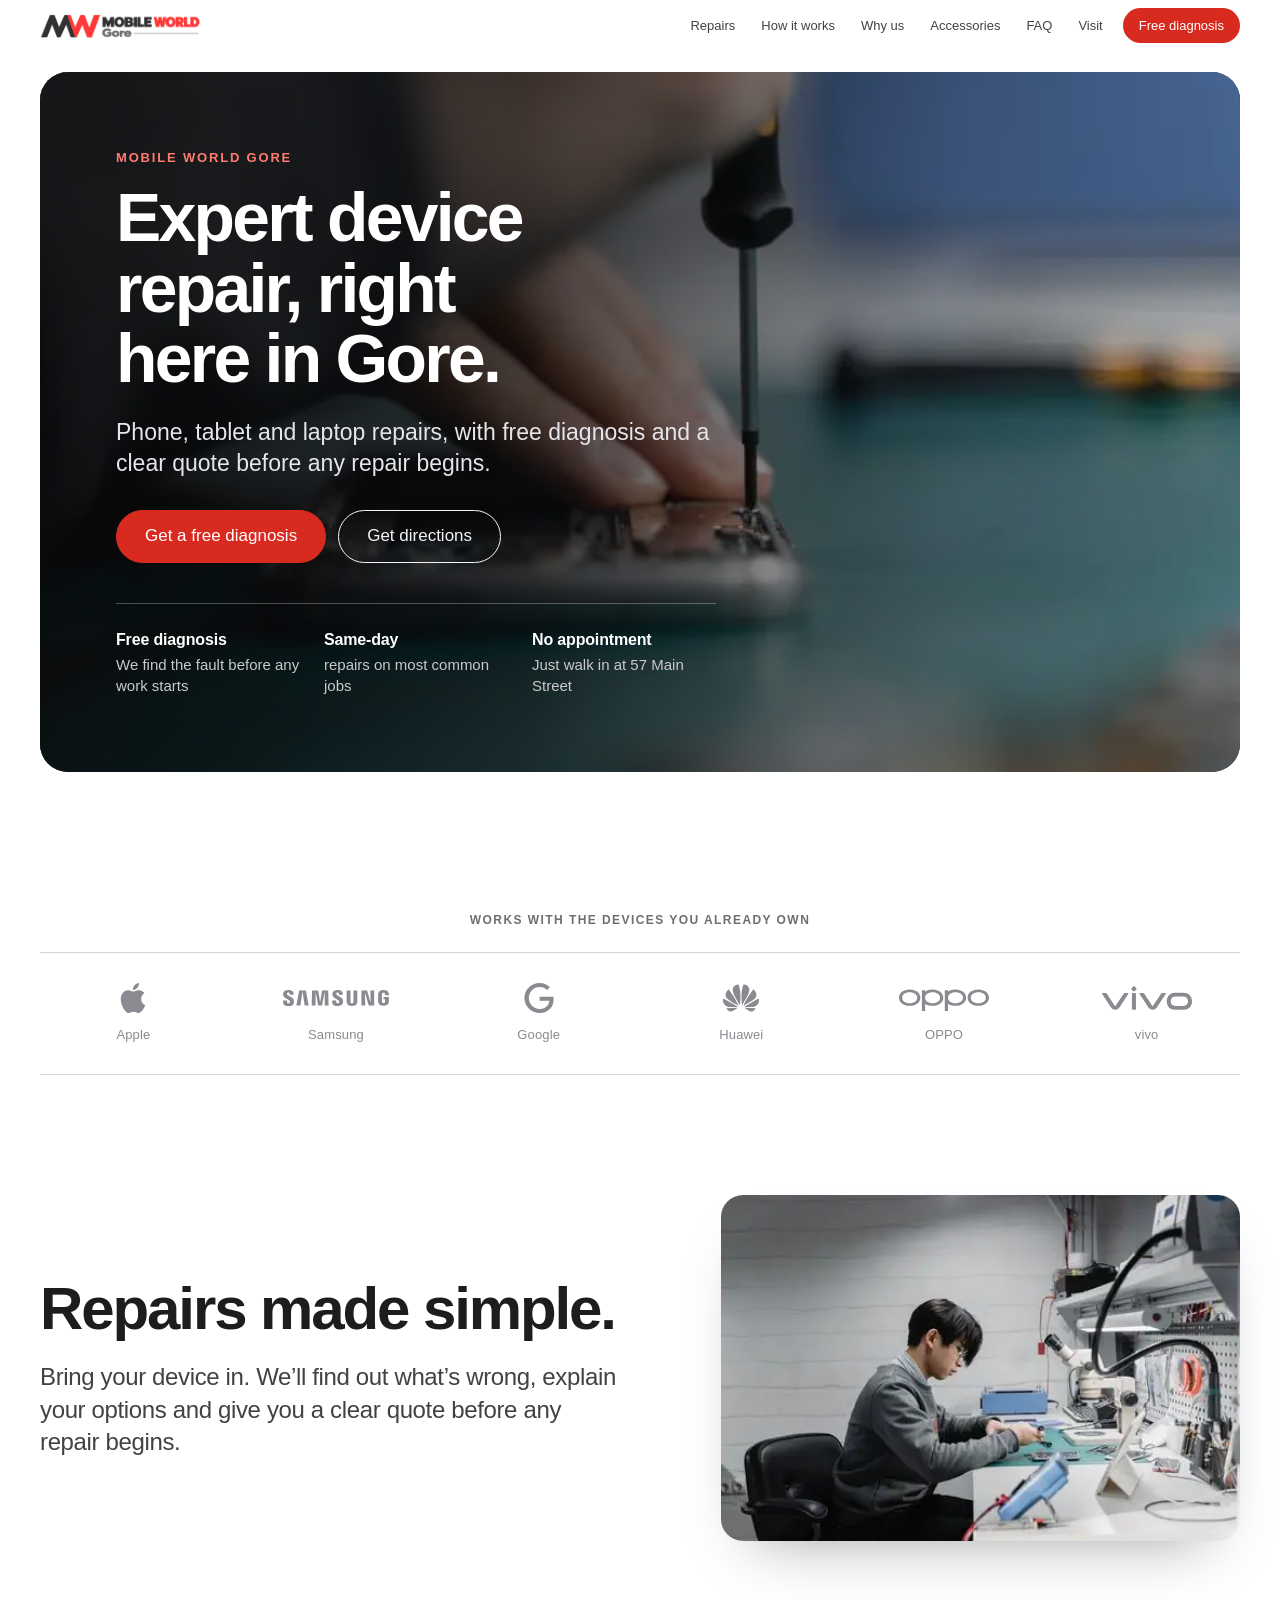
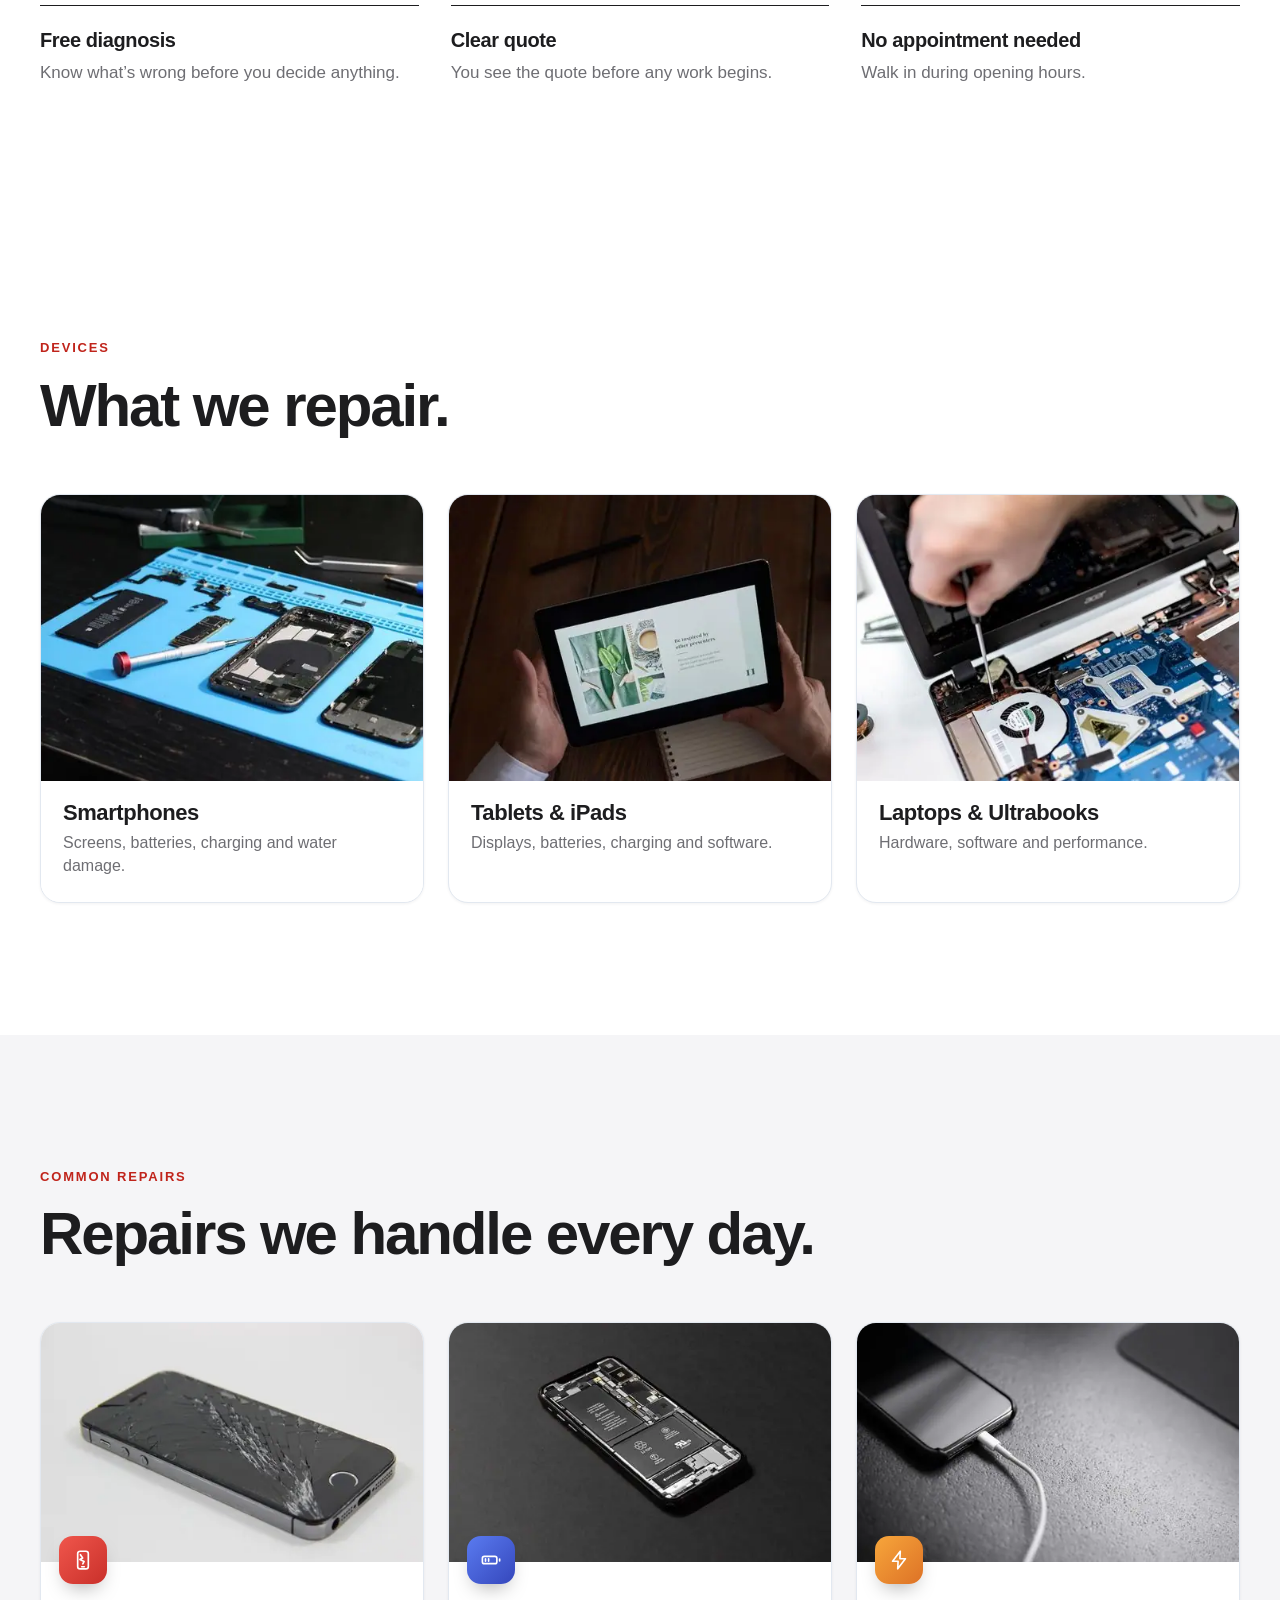
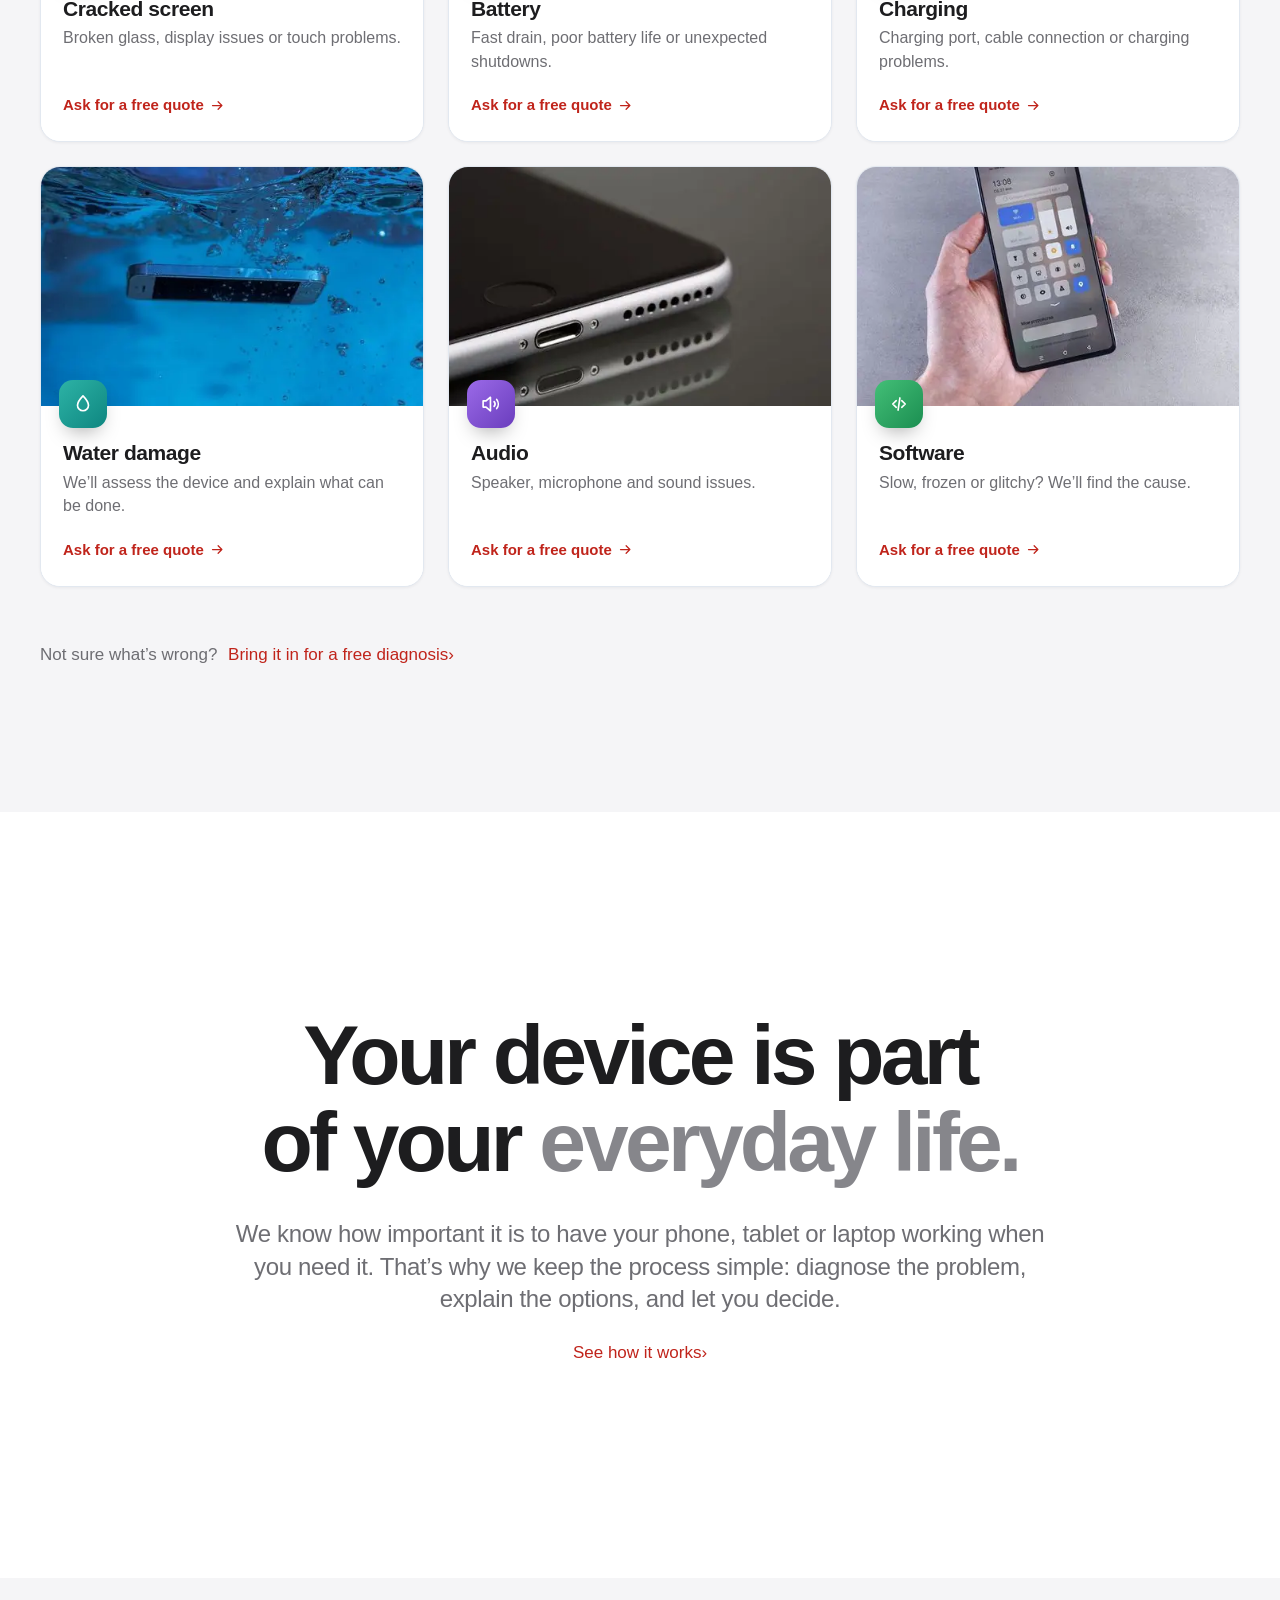
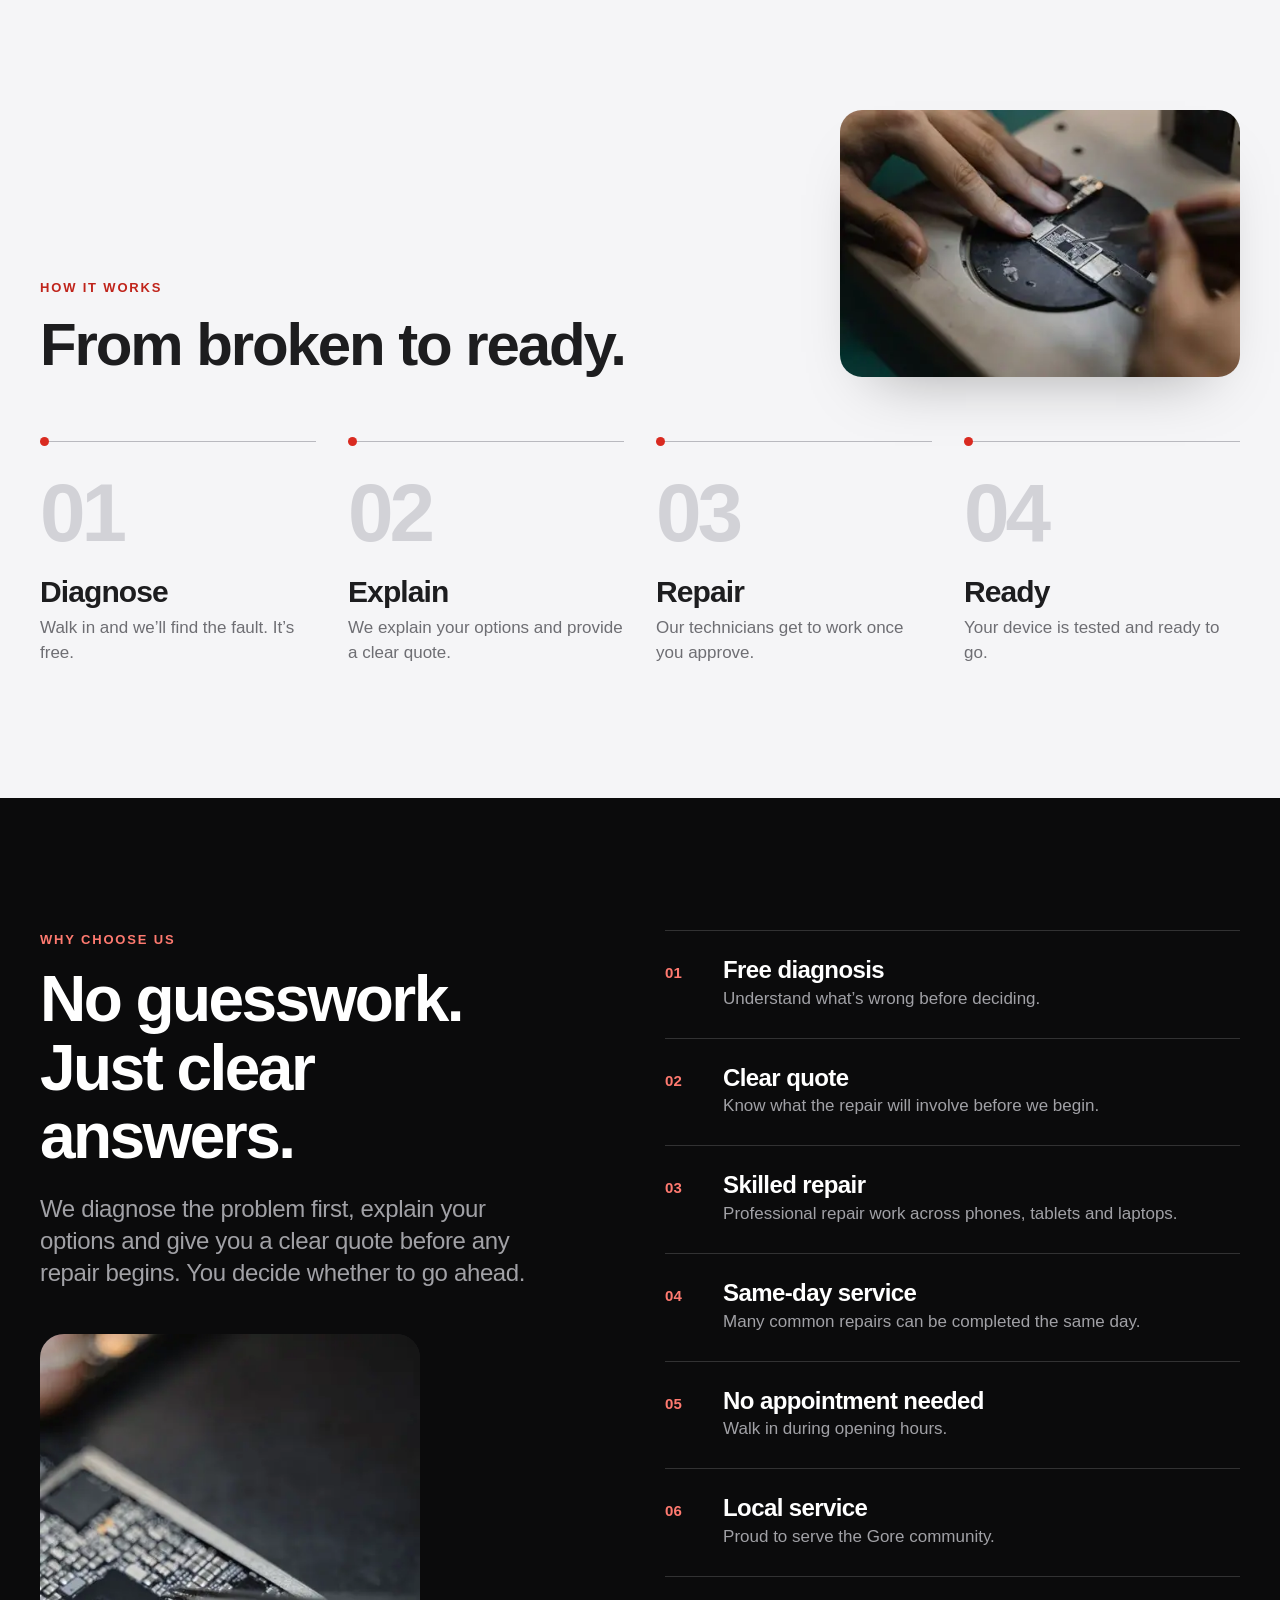
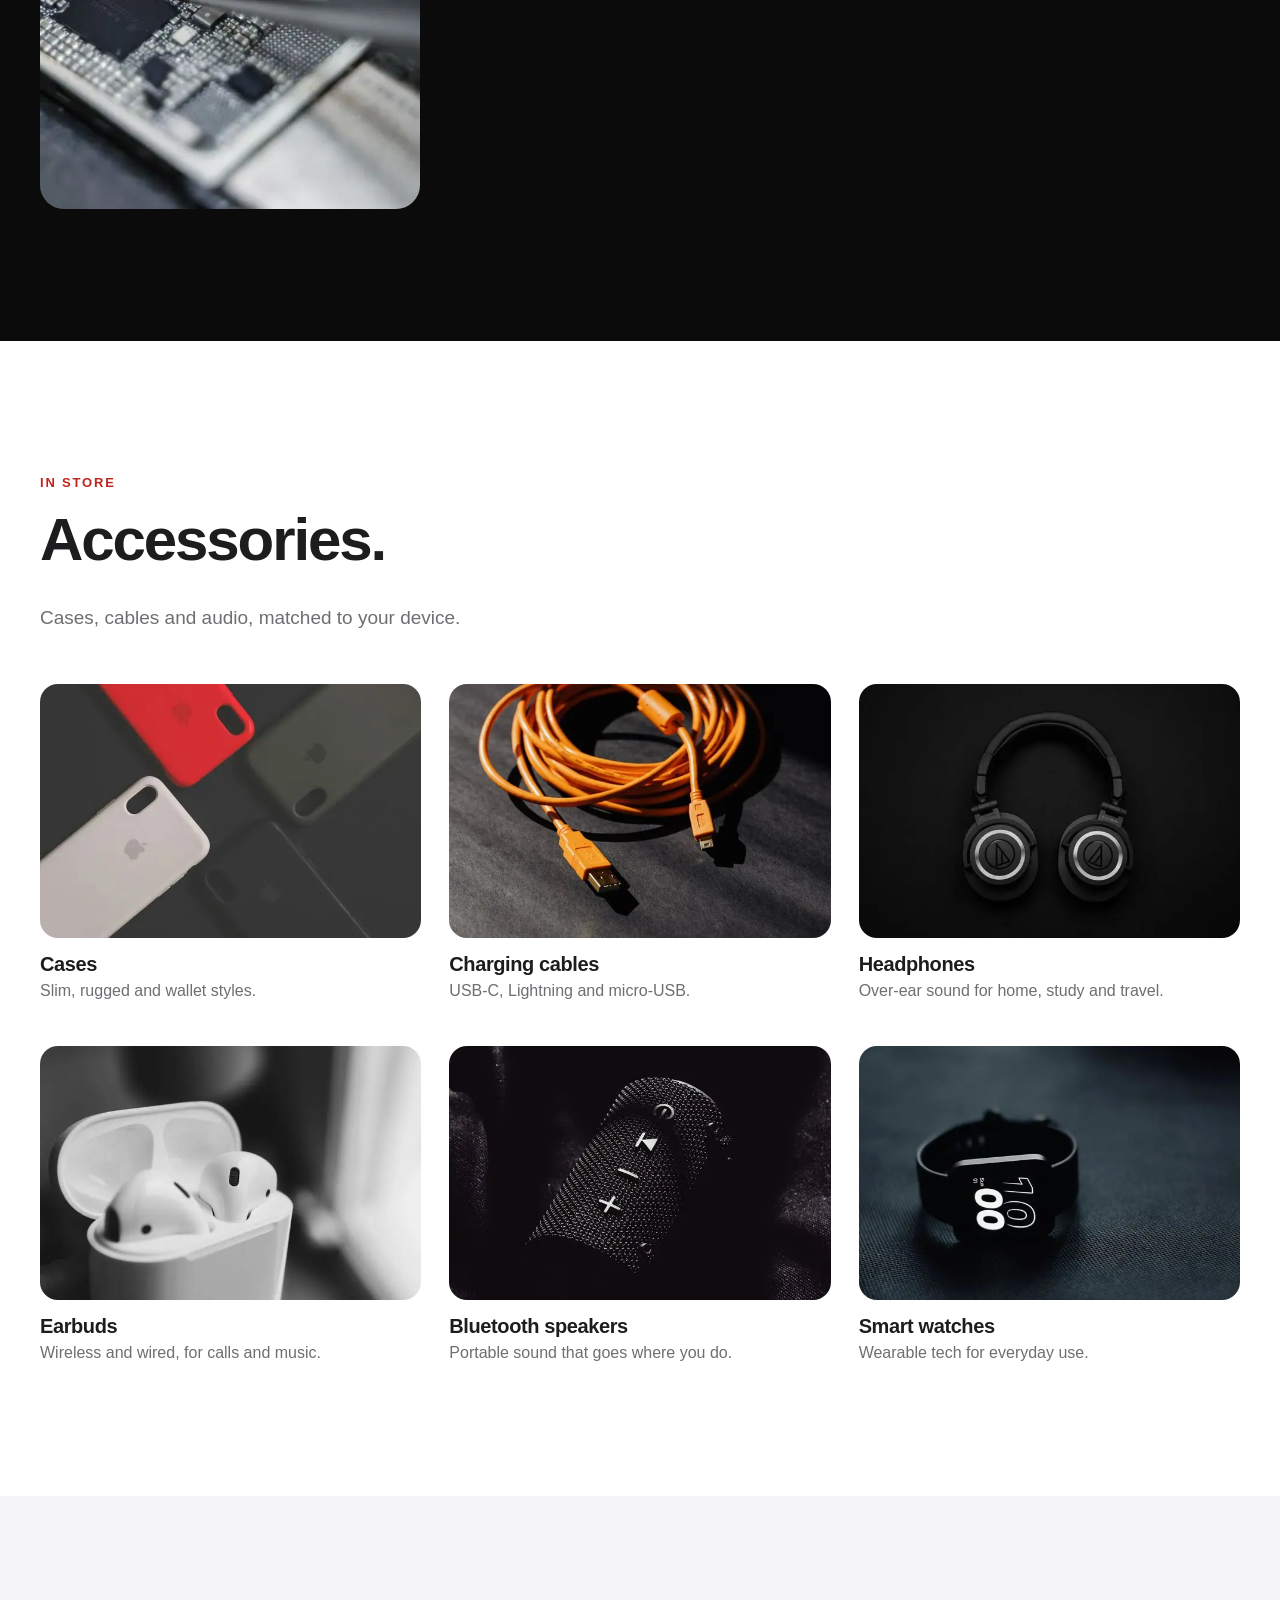
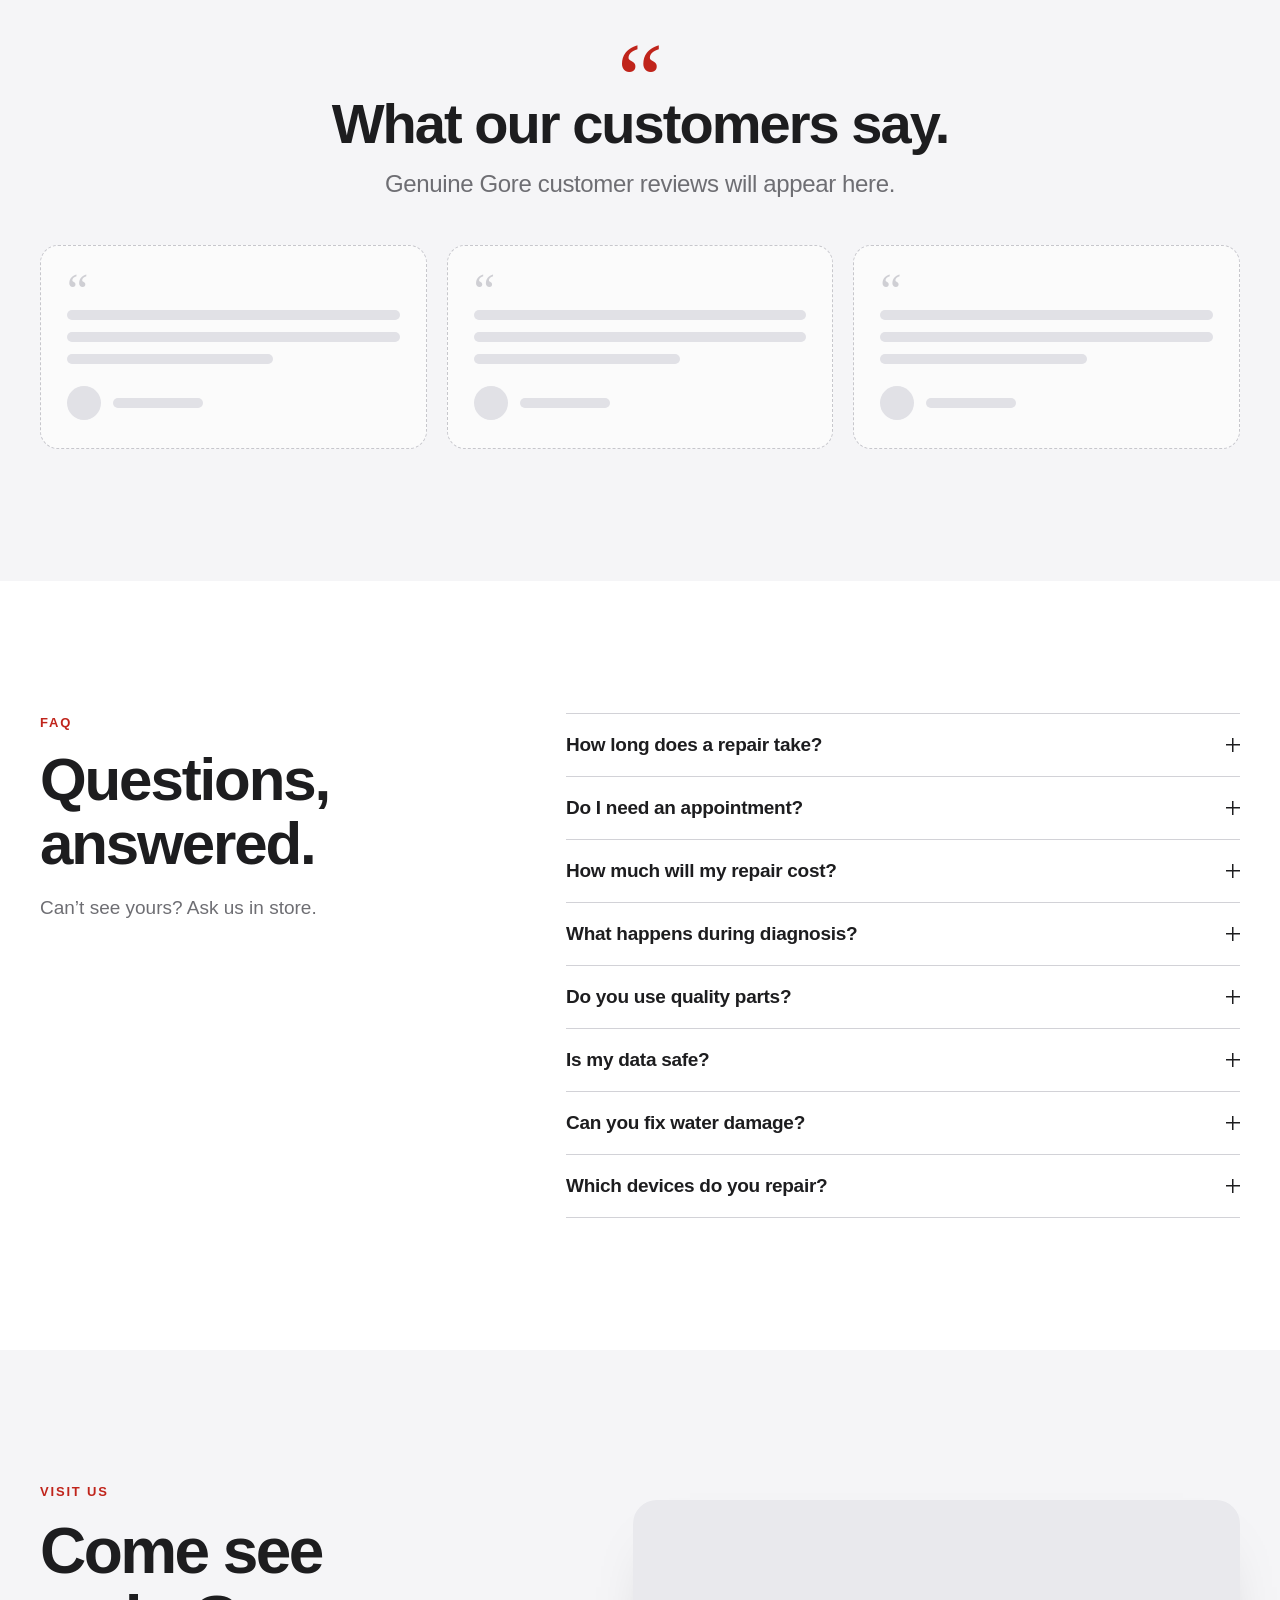
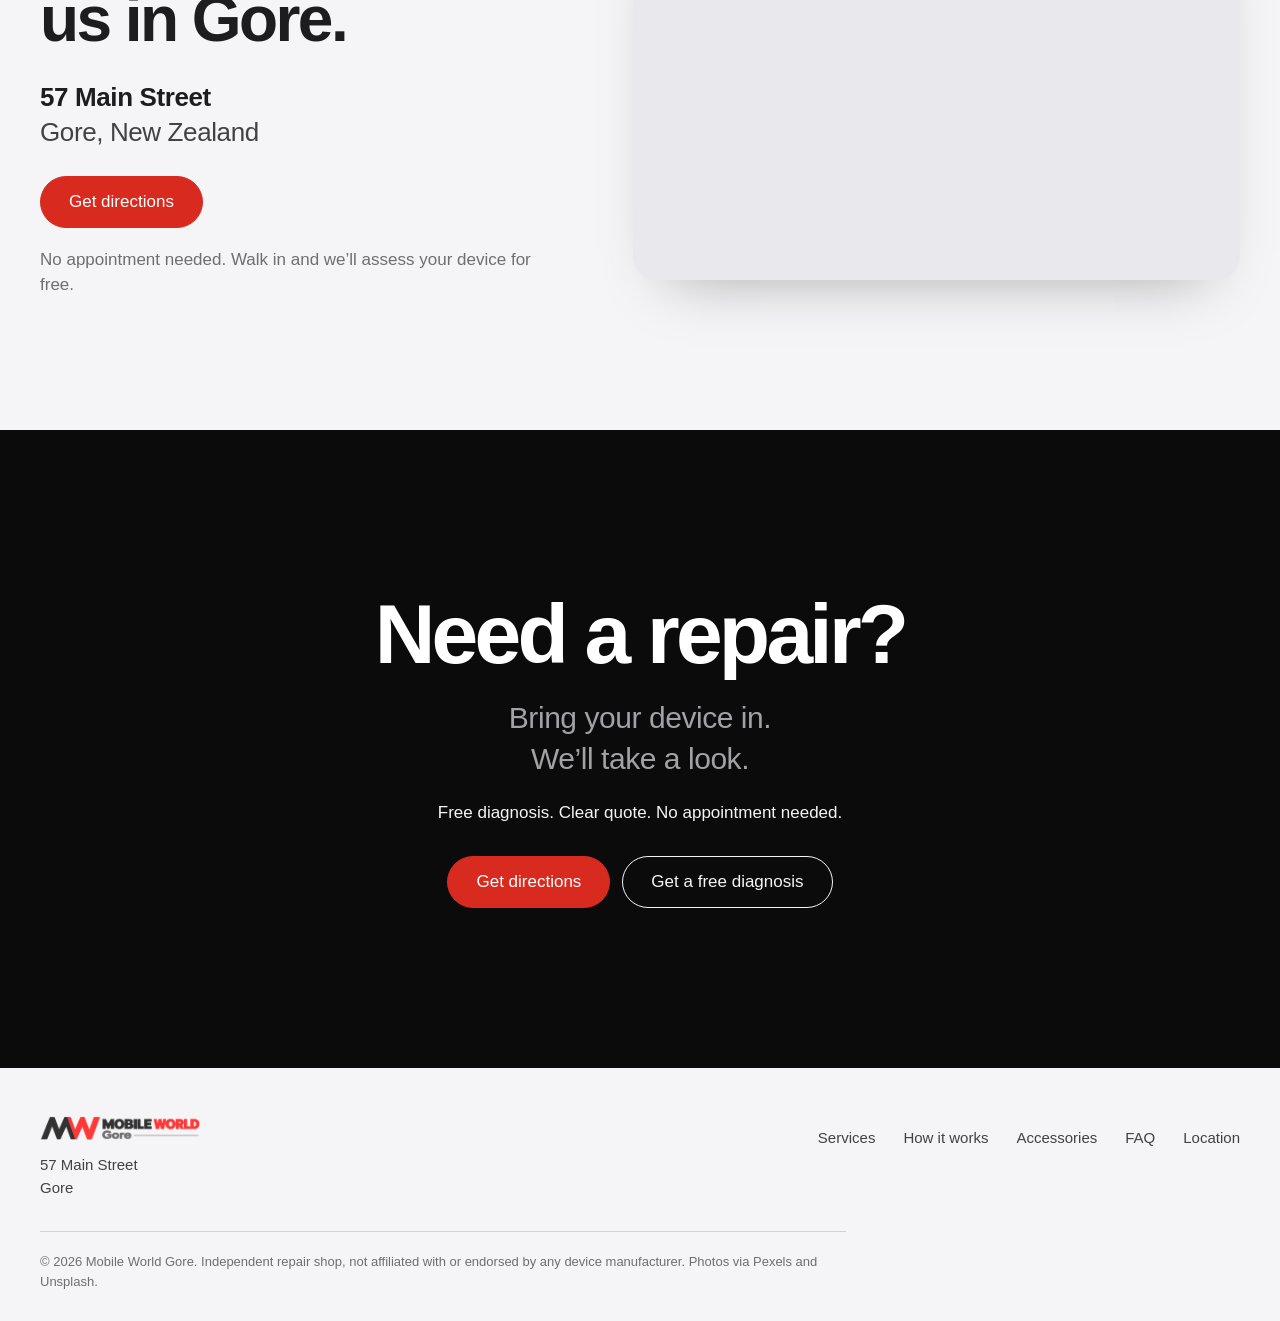
<file: index.html>
<!DOCTYPE html>
<html lang="en-NZ">
<head>
<meta charset="utf-8">
<meta name="viewport" content="width=device-width,initial-scale=1,viewport-fit=cover">
<title>Mobile World Gore | Phone, Tablet & Laptop Repairs – 57 Main Street, Gore</title>
<meta name="description" content="Expert phone, tablet and laptop repairs at 57 Main Street, Gore. Free diagnosis and a clear quote before any repair begins.">
<meta name="theme-color" content="#ffffff">
<meta property="og:title" content="Mobile World Gore – Expert device repair, right here in Gore">
<meta property="og:description" content="Phone, tablet and laptop repairs in Gore. Free diagnosis and a clear quote before any repair begins.">
<link rel="icon" href="assets/icon-512.png" type="image/png">
<link rel="apple-touch-icon" href="assets/icon-512.png">
<link rel="preload" as="image" type="image/webp" imagesrcset="assets/img3/hero-900.webp 900w, assets/img3/hero-1600.webp 1600w" imagesizes="(min-width: 1240px) 1200px, calc(100vw - 40px)" fetchpriority="high">
<link rel="stylesheet" href="style.css?v=mv0f6g7r">
<script>document.documentElement.classList.add('js');setTimeout(function(){if(!window.__mw)document.documentElement.classList.remove('js')},3500)</script>
</head>
<body>
<a class="skip" href="#main">Skip to content</a>

<header class="bar" id="bar">
 <div class="bar-in">
  <a class="logo" href="#top" aria-label="Mobile World Gore – home"><img src="assets/logo-dark-s.png" alt="Mobile World Gore" width="360" height="54"></a>
  <nav id="nav" aria-label="Main">
   <a href="#repairs">Repairs</a>
   <a href="#process">How it works</a>
   <a href="#why">Why us</a>
   <a href="#accessories">Accessories</a>
   <a href="#faq">FAQ</a>
   <a href="#visit">Visit</a>
  </nav>
  <a class="bar-cta" href="#visit">Free diagnosis</a>
  <button class="burger" id="burger" type="button" aria-label="Menu" aria-expanded="false" aria-controls="nav"><i></i><i></i></button>
 </div>
</header>

<main id="main">
<span id="top"></span>

<!-- 1. HERO -->
<section class="hero">
 <div class="wrap">
  <div class="hero-panel">
   <picture><source type="image/webp" srcset="assets/img3/hero-900.webp 900w, assets/img3/hero-1600.webp 1600w" sizes="(min-width: 1240px) 1200px, calc(100vw - 40px)"><img class="hero-bg" src="assets/img3/hero-1600.jpg" srcset="assets/img3/hero-900.jpg 900w, assets/img3/hero-1600.jpg 1600w" sizes="(min-width: 1240px) 1200px, calc(100vw - 40px)" width="1600" height="1067" alt="Technician repairing a smartphone with a precision screwdriver" fetchpriority="high"></picture>
   <div class="hero-text">
    <p class="eyebrow rv">Mobile World Gore</p>
    <h1 class="rv d1">Expert device repair, right here in&nbsp;Gore.</h1>
    <p class="lede rv d2">Phone, tablet and laptop repairs, with free diagnosis and a clear quote before any repair begins.</p>
    <p class="actions rv d3">
     <a class="btn" href="#visit">Get a free diagnosis</a>
     <a class="btn btn-line btn-line-light" href="https://www.google.com/maps/dir/?api=1&destination=57+Main+Street,+Gore,+New+Zealand" target="_blank" rel="noopener">Get directions</a>
    </p>
    <ul class="facts rv d4">
     <li><strong>Free diagnosis</strong><span>We find the fault before any work starts</span></li>
     <li><strong>Same-day</strong><span>repairs on most common jobs</span></li>
     <li><strong>No appointment</strong><span>Just walk in at 57 Main Street</span></li>
    </ul>
   </div>
  </div>
 </div>
</section>

<!-- 2. BRANDS + REPAIRS MADE SIMPLE -->
<section class="intro">
 <div class="wrap">
  <p class="label rv">Works with the devices you already own</p>
  <ul class="brands rv d1" aria-label="Brands we repair">
   <li><svg class="lg lg-g" viewBox="0 0 24 24" fill="currentColor" aria-hidden="true" focusable="false"><path d="M12.152 6.896c-.948 0-2.415-1.078-3.96-1.04-2.04.027-3.91 1.183-4.961 3.014-2.117 3.675-.546 9.103 1.519 12.09 1.013 1.454 2.208 3.09 3.792 3.039 1.52-.065 2.09-.987 3.935-.987 1.831 0 2.35.987 3.96.948 1.637-.026 2.676-1.48 3.676-2.948 1.156-1.688 1.636-3.325 1.662-3.415-.039-.013-3.182-1.221-3.22-4.857-.026-3.04 2.48-4.494 2.597-4.559-1.429-2.09-3.623-2.324-4.39-2.376-2-.156-3.675 1.09-4.61 1.09zM15.53 3.83c.843-1.012 1.4-2.427 1.245-3.83-1.207.052-2.662.805-3.532 1.818-.78.896-1.454 2.338-1.273 3.714 1.338.104 2.715-.688 3.559-1.701"/></svg><span>Apple</span></li>
   <li><svg class="lg lg-w" viewBox="0 8.6 24 6.8" fill="currentColor" aria-hidden="true" focusable="false"><path d="M19.8166 10.2808l.0459 2.6934h-.023l-.7793-2.6934h-1.2837v3.3925h.8481l-.0458-2.785h.023l.8366 2.785h1.2264v-3.3925zm-16.149 0l-.6418 3.427h.9284l.4699-3.1175h.0229l.4585 3.1174h.9169l-.6304-3.4269zm5.1805 0l-.424 2.6132h-.023l-.424-2.6132H6.5788l-.0688 3.427h.8596l.023-3.0832h.0114l.573 3.0831h.8711l.5731-3.083h.023l.0228 3.083h.8596l-.0802-3.4269zm-7.2664 2.4527c.0343.0802.0229.1949.0114.2522-.0229.1146-.1031.2292-.3324.2292-.2177 0-.3438-.126-.3438-.3095v-.3323H0v.2636c0 .7679.6074.9971 1.2493.9971.6189 0 1.1346-.2178 1.2149-.7794.0458-.298.0114-.4928 0-.5616-.1605-.722-1.467-.9283-1.5588-1.3295-.0114-.0688-.0114-.1375 0-.1834.023-.1146.1032-.2292.3095-.2292.2063 0 .321.126.321.3095v.2063h.8595v-.2407c0-.745-.6762-.8596-1.1576-.8596-.6074 0-1.1117.2063-1.2034.7564-.023.149-.0344.2866.0114.4585.1376.7106 1.364.9169 1.5358 1.3524m11.152 0c.0343.0803.0228.1834.0114.2522-.023.1146-.1032.2292-.3324.2292-.2178 0-.3438-.126-.3438-.3095v-.3323h-.917v.2636c0 .7564.596.9857 1.2379.9857.6189 0 1.1232-.2063 1.2034-.7794.0459-.298.0115-.4814 0-.5616-.1375-.7106-1.4327-.9284-1.5243-1.318-.0115-.0688-.0115-.1376 0-.1835.0229-.1146.1031-.2292.3094-.2292.1948 0 .321.126.321.3095v.2063h.848v-.2407c0-.745-.6647-.8596-1.146-.8596-.6075 0-1.1004.1948-1.192.7564-.023.149-.023.2866.0114.4585.1376.7106 1.341.9054 1.513 1.3524m2.8882.4585c.2407 0 .3094-.1605.3323-.2522.0115-.0343.0115-.0917.0115-.126v-2.533h.871v2.4642c0 .0688 0 .1948-.0114.2292-.0573.6419-.5616.8482-1.192.8482-.6303 0-1.1346-.2063-1.192-.8482 0-.0344-.0114-.1604-.0114-.2292v-2.4642h.871v2.533c0 .0458 0 .0916.0115.126 0 .0917.0688.2522.3095.2522m7.1518-.0344c.2522 0 .3324-.1605.3553-.2522.0115-.0343.0115-.0917.0115-.126v-.4929h-.3553v-.5043H24v.917c0 .0687 0 .1145-.0115.2292-.0573.6303-.596.8481-1.2034.8481-.6075 0-1.1461-.2178-1.2034-.8481-.0115-.1147-.0115-.1605-.0115-.2293v-1.444c0-.0574.0115-.172.0115-.2293.0802-.6419.596-.8482 1.2034-.8482s1.1347.2063 1.2034.8482c.0115.1031.0115.2292.0115.2292v.1146h-.8596v-.1948s0-.0803-.0115-.1261c-.0114-.0802-.0802-.2521-.3438-.2521-.2521 0-.321.1604-.3438.2521-.0115.0458-.0115.1032-.0115.1605v1.5702c0 .0458 0 .0916.0115.126 0 .0917.0917.2522.3323.2522"/></svg><span>Samsung</span></li>
   <li><svg class="lg lg-g" viewBox="0 0 24 24" fill="currentColor" aria-hidden="true" focusable="false"><path d="M12.48 10.92v3.28h7.84c-.24 1.84-.853 3.187-1.787 4.133-1.147 1.147-2.933 2.4-6.053 2.4-4.827 0-8.6-3.893-8.6-8.72s3.773-8.72 8.6-8.72c2.6 0 4.507 1.027 5.907 2.347l2.307-2.307C18.747 1.44 16.133 0 12.48 0 5.867 0 .307 5.387.307 12s5.56 12 12.173 12c3.573 0 6.267-1.173 8.373-3.36 2.16-2.16 2.84-5.213 2.84-7.667 0-.76-.053-1.467-.173-2.053H12.48z"/></svg><span>Google</span></li>
   <li><svg class="lg lg-g" viewBox="0 2 24 20" fill="currentColor" aria-hidden="true" focusable="false"><path d="M3.67 6.14S1.82 7.91 1.72 9.78v.35c.08 1.51 1.22 2.4 1.22 2.4 1.83 1.79 6.26 4.04 7.3 4.55 0 0 .06.03.1-.01l.02-.04v-.04C7.52 10.8 3.67 6.14 3.67 6.14zM9.65 18.6c-.02-.08-.1-.08-.1-.08l-7.38.26c.8 1.43 2.15 2.53 3.56 2.2.96-.25 3.16-1.78 3.88-2.3.06-.05.04-.09.04-.09zm.08-.78C6.49 15.63.21 12.28.21 12.28c-.15.46-.2.9-.21 1.3v.07c0 1.07.4 1.82.4 1.82.8 1.69 2.34 2.2 2.34 2.2.7.3 1.4.31 1.4.31.12.02 4.4 0 5.54 0 .05 0 .08-.05.08-.05v-.06c0-.03-.03-.05-.03-.05zM9.06 3.19a3.42 3.42 0 00-2.57 3.15v.41c.03.6.16 1.05.16 1.05.66 2.9 3.86 7.65 4.55 8.65.05.05.1.03.1.03a.1.1 0 00.06-.1c1.06-10.6-1.11-13.42-1.11-13.42-.32.02-1.19.23-1.19.23zm8.299 2.27s-.49-1.8-2.44-2.28c0 0-.57-.14-1.17-.22 0 0-2.18 2.81-1.12 13.43.01.07.06.08.06.08.07.03.1-.03.1-.03.72-1.03 3.9-5.76 4.55-8.64 0 0 .36-1.4.02-2.34zm-2.92 13.07s-.07 0-.09.05c0 0-.01.07.03.1.7.51 2.85 2 3.88 2.3 0 0 .16.05.43.06h.14c.69-.02 1.9-.37 3-2.26l-7.4-.25zm7.83-8.41c.14-2.06-1.94-3.97-1.94-3.98 0 0-3.85 4.66-6.67 10.8 0 0-.03.08.02.13l.04.01h.06c1.06-.53 5.46-2.77 7.28-4.54 0 0 1.15-.93 1.21-2.42zm1.52 2.14s-6.28 3.37-9.52 5.55c0 0-.05.04-.03.11 0 0 .03.06.07.06 1.16 0 5.56 0 5.67-.02 0 0 .57-.02 1.27-.29 0 0 1.56-.5 2.37-2.27 0 0 .73-1.45.17-3.14z"/></svg><span>Huawei</span></li>
   <li><svg class="lg lg-w" viewBox="0 7.4 24 8" fill="currentColor" aria-hidden="true" focusable="false"><path d="M2.85 12.786h-.001C1.639 12.774.858 12.2.858 11.321s.781-1.452 1.99-1.465c1.21.013 1.992.588 1.992 1.465s-.782 1.453-1.99 1.465zm.034-3.638h-.073C1.156 9.175 0 10.068 0 11.32s1.156 2.147 2.811 2.174h.073c1.655-.027 2.811-.921 2.811-2.174S4.54 9.175 2.885 9.148zm18.27 3.638c-1.21-.012-1.992-.587-1.992-1.465s.782-1.452 1.991-1.465c1.21.013 1.991.588 1.991 1.465s-.781 1.453-1.99 1.465zm.035-3.638h-.073c-1.655.027-2.811.92-2.811 2.173s1.156 2.147 2.81 2.174h.074C22.844 13.468 24 12.574 24 11.32s-1.156-2.146-2.811-2.173zm-6.126 3.638c-1.21-.012-1.99-.587-1.99-1.465s.78-1.452 1.99-1.465c1.21.013 1.991.588 1.991 1.465s-.781 1.453-1.99 1.465zm.036-3.638h-.073c-.789.013-1.464.222-1.955.574v-.37h-.857v5.5h.857v-1.931c.49.351 1.166.56 1.954.574h.074c1.655-.027 2.81-.921 2.81-2.174s-1.155-2.146-2.81-2.173zm-6.144 3.638c-1.21-.012-1.99-.587-1.99-1.465s.78-1.452 1.99-1.465c1.21.013 1.991.588 1.991 1.465s-.781 1.453-1.99 1.465zm.037-3.638H8.92c-.789.013-1.464.222-1.955.574v-.37h-.856v5.5h.856v-1.931c.491.351 1.166.56 1.955.574a3.728 3.728 0 0 0 .073 0c1.655-.027 2.811-.921 2.811-2.174s-1.156-2.146-2.81-2.173z"/></svg><span>OPPO</span></li>
   <li><svg class="lg lg-w" viewBox="0 8 24 8" fill="currentColor" aria-hidden="true" focusable="false"><path d="M19.604 14.101c-1.159 0-1.262-.95-1.262-1.24 0-.29.103-1.242 1.262-1.242h2.062c1.16 0 1.263.951 1.263 1.242 0 .29-.104 1.24-1.263 1.24m-2.062-3.527c-2.142 0-2.333 1.752-2.333 2.287 0 .535.19 2.286 2.333 2.286h2.062c2.143 0 2.334-1.751 2.334-2.286 0-.535-.19-2.287-2.334-2.287m-5.477.107c-.286 0-.345.05-.456.213-.11.164-2.022 3.082-2.022 3.082-.06.09-.126.126-.206.126-.08 0-.145-.036-.206-.126 0 0-1.912-2.918-2.022-3.082-.11-.164-.17-.213-.456-.213h-.668c-.154 0-.224.12-.127.267l2.283 3.467c.354.521.614.732 1.196.732s.842-.21 1.196-.732l2.284-3.467c.096-.146.026-.267-.128-.267m-8.876.284c0-.203.08-.284.283-.284h.505c.203 0 .283.08.283.283v3.9c0 .202-.08.283-.283.283h-.505c-.203 0-.283-.08-.283-.283zm-1.769-.285c-.287 0-.346.05-.456.213-.11.164-2.022 3.082-2.022 3.082-.061.09-.126.126-.206.126-.08 0-.145-.036-.206-.126 0 0-1.912-2.918-2.023-3.082-.11-.164-.169-.213-.455-.213H.175c-.171 0-.224.12-.127.267l2.283 3.467c.355.521.615.732 1.197.732.582 0 .842-.21 1.196-.732l2.283-3.467c.097-.146.044-.267-.127-.267m1.055-.893c-.165-.164-.165-.295 0-.46l.351-.351c.165-.165.296-.165.46 0l.352.351c.165.165.165.296 0 .46l-.352.352c-.164.165-.295.165-.46 0z"/></svg><span>vivo</span></li>
  </ul>

  <div class="simple">
   <div class="simple-head">
    <div class="simple-copy">
     <h2 class="rv">Repairs made simple.</h2>
     <p class="big rv d1">Bring your device in. We’ll find out what’s wrong, explain your options and give you a clear quote before any repair begins.</p>
    </div>
    <picture><source type="image/webp" srcset="assets/img3/workshop-480.webp 480w, assets/img3/workshop-800.webp 800w" sizes="(min-width: 900px) 470px, calc(100vw - 40px)"><img class="simple-img rv d2" src="assets/img3/workshop-480.jpg" srcset="assets/img3/workshop-480.jpg 480w, assets/img3/workshop-800.jpg 800w" sizes="(min-width: 900px) 470px, calc(100vw - 40px)" width="800" height="533" alt="A technician repairing a smartphone at a workbench" loading="lazy"></picture>
   </div>
   <ul class="simple-points">
    <li class="rv"><strong>Free diagnosis</strong><span>Know what’s wrong before you decide anything.</span></li>
    <li class="rv d1"><strong>Clear quote</strong><span>You see the quote before any work begins.</span></li>
    <li class="rv d2"><strong>No appointment needed</strong><span>Walk in during opening hours.</span></li>
   </ul>
  </div>
 </div>
</section>

<!-- 3. WHAT WE REPAIR -->
<section class="sec" id="repairs">
 <div class="wrap">
  <p class="eyebrow rv">Devices</p>
  <h2 class="sec-title rv d1">What we repair.</h2>
  <ul class="dev-cards">
   <li class="rv"><picture><source type="image/webp" srcset="assets/img3/card-phone-480.webp 480w, assets/img3/card-phone-800.webp 800w" sizes="(min-width: 900px) 380px, (min-width: 600px) 45vw, calc(100vw - 40px)"><img src="assets/img3/card-phone-480.jpg" srcset="assets/img3/card-phone-480.jpg 480w, assets/img3/card-phone-800.jpg 800w" sizes="(min-width: 900px) 380px, (min-width: 600px) 45vw, calc(100vw - 40px)" width="800" height="600" alt="A smartphone taken apart on a repair mat" loading="lazy"></picture><div class="dc-body"><h3>Smartphones</h3><p>Screens, batteries, charging and water damage.</p></div></li>
   <li class="rv d1"><picture><source type="image/webp" srcset="assets/img3/card-tablet-480.webp 480w, assets/img3/card-tablet-800.webp 800w" sizes="(min-width: 900px) 380px, (min-width: 600px) 45vw, calc(100vw - 40px)"><img src="assets/img3/card-tablet-480.jpg" srcset="assets/img3/card-tablet-480.jpg 480w, assets/img3/card-tablet-800.jpg 800w" sizes="(min-width: 900px) 380px, (min-width: 600px) 45vw, calc(100vw - 40px)" width="800" height="600" alt="Hands holding a tablet" loading="lazy"></picture><div class="dc-body"><h3>Tablets &amp; iPads</h3><p>Displays, batteries, charging and software.</p></div></li>
   <li class="rv d2"><picture><source type="image/webp" srcset="assets/img3/card-laptop-480.webp 480w, assets/img3/card-laptop-800.webp 800w" sizes="(min-width: 900px) 380px, (min-width: 600px) 45vw, calc(100vw - 40px)"><img src="assets/img3/card-laptop-480.jpg" srcset="assets/img3/card-laptop-480.jpg 480w, assets/img3/card-laptop-800.jpg 800w" sizes="(min-width: 900px) 380px, (min-width: 600px) 45vw, calc(100vw - 40px)" width="800" height="600" alt="A laptop opened up for repair" loading="lazy"></picture><div class="dc-body"><h3>Laptops &amp; Ultrabooks</h3><p>Hardware, software and performance.</p></div></li>
  </ul>
 </div>
</section>

<!-- 4. REPAIRS WE HANDLE EVERY DAY -->
<section class="sec sec-grey" id="problems">
 <div class="wrap">
  <p class="eyebrow rv">Common repairs</p>
  <h2 class="sec-title rv d1">Repairs we handle every day.</h2>
  <ul class="rep-grid">
   <li class="rep-card rv"><div class="rep-shot"><picture><source type="image/webp" srcset="assets/img3/card-screen-480.webp 480w, assets/img3/card-screen-800.webp 800w" sizes="(min-width: 1080px) 380px, (min-width: 600px) 45vw, calc(100vw - 40px)"><img src="assets/img3/card-screen-480.jpg" srcset="assets/img3/card-screen-480.jpg 480w, assets/img3/card-screen-800.jpg 800w" sizes="(min-width: 1080px) 380px, (min-width: 600px) 45vw, calc(100vw - 40px)" width="800" height="500" alt="A phone with a cracked screen" loading="lazy"></picture><span class="rep-tile"><svg viewBox="0 0 24 24" aria-hidden="true"><rect x="6.2" y="2.4" width="11.6" height="19.2" rx="2.6"/><path d="m9.2 6.2 2.4 3.6-3 1.6 4.6 2.2-1.4 2.6"/><path d="M10.6 19.4h2.8"/></svg></span></div><div class="rep-body"><h3>Cracked screen</h3><p>Broken glass, display issues or touch problems.</p><a class="rep-link" href="#visit" aria-label="Ask about cracked screen repair">Ask for a free quote <svg viewBox="0 0 24 24" aria-hidden="true"><path d="M4 12h15M13 6l6 6-6 6"/></svg></a></div></li>
   <li class="rep-card rv d1"><div class="rep-shot"><picture><source type="image/webp" srcset="assets/img3/card-battery-480.webp 480w, assets/img3/card-battery-800.webp 800w" sizes="(min-width: 1080px) 380px, (min-width: 600px) 45vw, calc(100vw - 40px)"><img src="assets/img3/card-battery-480.jpg" srcset="assets/img3/card-battery-480.jpg 480w, assets/img3/card-battery-800.jpg 800w" sizes="(min-width: 1080px) 380px, (min-width: 600px) 45vw, calc(100vw - 40px)" width="800" height="500" alt="Inside a phone, showing its battery" loading="lazy"></picture><span class="rep-tile"><svg viewBox="0 0 24 24" aria-hidden="true"><rect x="2.6" y="8" width="15.8" height="8" rx="2.2"/><path d="M21.4 11v2"/><path d="M6 10.6v2.8M9.4 10.6v2.8"/></svg></span></div><div class="rep-body"><h3>Battery</h3><p>Fast drain, poor battery life or unexpected shutdowns.</p><a class="rep-link" href="#visit" aria-label="Ask about battery repair">Ask for a free quote <svg viewBox="0 0 24 24" aria-hidden="true"><path d="M4 12h15M13 6l6 6-6 6"/></svg></a></div></li>
   <li class="rep-card rv d2"><div class="rep-shot"><picture><source type="image/webp" srcset="assets/img3/card-charging-480.webp 480w, assets/img3/card-charging-800.webp 800w" sizes="(min-width: 1080px) 380px, (min-width: 600px) 45vw, calc(100vw - 40px)"><img src="assets/img3/card-charging-480.jpg" srcset="assets/img3/card-charging-480.jpg 480w, assets/img3/card-charging-800.jpg 800w" sizes="(min-width: 1080px) 380px, (min-width: 600px) 45vw, calc(100vw - 40px)" width="800" height="500" alt="A charging cable plugged into a phone" loading="lazy"></picture><span class="rep-tile"><svg viewBox="0 0 24 24" aria-hidden="true"><path d="M13.4 2.4 5 13.4h6L10.6 21.6 19 10.6h-6Z"/></svg></span></div><div class="rep-body"><h3>Charging</h3><p>Charging port, cable connection or charging problems.</p><a class="rep-link" href="#visit" aria-label="Ask about charging repair">Ask for a free quote <svg viewBox="0 0 24 24" aria-hidden="true"><path d="M4 12h15M13 6l6 6-6 6"/></svg></a></div></li>
   <li class="rep-card rv"><div class="rep-shot"><picture><source type="image/webp" srcset="assets/img3/card-water-480.webp 480w, assets/img3/card-water-800.webp 800w" sizes="(min-width: 1080px) 380px, (min-width: 600px) 45vw, calc(100vw - 40px)"><img src="assets/img3/card-water-480.jpg" srcset="assets/img3/card-water-480.jpg 480w, assets/img3/card-water-800.jpg 800w" sizes="(min-width: 1080px) 380px, (min-width: 600px) 45vw, calc(100vw - 40px)" width="800" height="500" alt="A phone sinking in water" loading="lazy"></picture><span class="rep-tile"><svg viewBox="0 0 24 24" aria-hidden="true"><path d="M12 3.2s6 6.2 6 10.2a6 6 0 0 1-12 0c0-4 6-10.2 6-10.2Z"/></svg></span></div><div class="rep-body"><h3>Water damage</h3><p>We’ll assess the device and explain what can be done.</p><a class="rep-link" href="#visit" aria-label="Ask about water damage repair">Ask for a free quote <svg viewBox="0 0 24 24" aria-hidden="true"><path d="M4 12h15M13 6l6 6-6 6"/></svg></a></div></li>
   <li class="rep-card rv d1"><div class="rep-shot"><picture><source type="image/webp" srcset="assets/img3/card-audio-480.webp 480w, assets/img3/card-audio-800.webp 800w" sizes="(min-width: 1080px) 380px, (min-width: 600px) 45vw, calc(100vw - 40px)"><img src="assets/img3/card-audio-480.jpg" srcset="assets/img3/card-audio-480.jpg 480w, assets/img3/card-audio-800.jpg 800w" sizes="(min-width: 1080px) 380px, (min-width: 600px) 45vw, calc(100vw - 40px)" width="800" height="500" alt="Close-up of a phone’s speaker and port" loading="lazy"></picture><span class="rep-tile"><svg viewBox="0 0 24 24" aria-hidden="true"><path d="M11.4 4.6 6.6 8.6H3.4v6.8h3.2l4.8 4Z"/><path d="M15.4 9.4a4 4 0 0 1 0 5.2M18.2 7a8 8 0 0 1 0 10"/></svg></span></div><div class="rep-body"><h3>Audio</h3><p>Speaker, microphone and sound issues.</p><a class="rep-link" href="#visit" aria-label="Ask about audio repair">Ask for a free quote <svg viewBox="0 0 24 24" aria-hidden="true"><path d="M4 12h15M13 6l6 6-6 6"/></svg></a></div></li>
   <li class="rep-card rv d2"><div class="rep-shot"><picture><source type="image/webp" srcset="assets/img3/card-software-480.webp 480w, assets/img3/card-software-800.webp 800w" sizes="(min-width: 1080px) 380px, (min-width: 600px) 45vw, calc(100vw - 40px)"><img src="assets/img3/card-software-480.jpg" srcset="assets/img3/card-software-480.jpg 480w, assets/img3/card-software-800.jpg 800w" sizes="(min-width: 1080px) 380px, (min-width: 600px) 45vw, calc(100vw - 40px)" width="800" height="500" alt="A hand holding a phone on its settings screen" loading="lazy"></picture><span class="rep-tile"><svg viewBox="0 0 24 24" aria-hidden="true"><path d="m9 8.4-3.8 3.6L9 15.6M15 8.4l3.8 3.6L15 15.6"/><path d="M13 5.4l-2 13.2"/></svg></span></div><div class="rep-body"><h3>Software</h3><p>Slow, frozen or glitchy? We’ll find the cause.</p><a class="rep-link" href="#visit" aria-label="Ask about software repair">Ask for a free quote <svg viewBox="0 0 24 24" aria-hidden="true"><path d="M4 12h15M13 6l6 6-6 6"/></svg></a></div></li>
  </ul>
  <p class="note rv">Not sure what’s wrong? <a class="more" href="#visit">Bring it in for a free diagnosis</a></p>
 </div>
</section>

<!-- 5. BRAND STATEMENT -->
<section class="statement">
 <div class="wrap narrow st-in">
  <h2 class="rv">Your device is part of your <span>everyday life.</span></h2>
  <p class="big rv d1">We know how important it is to have your phone, tablet or laptop working when you need it. That’s why we keep the process simple: diagnose the problem, explain the options, and let you decide.</p>
  <p class="rv d2"><a class="more" href="#process">See how it works</a></p>
 </div>
</section>

<!-- 6. HOW IT WORKS -->
<section class="sec sec-grey" id="process">
 <div class="wrap">
  <div class="process-head">
   <div>
    <p class="eyebrow rv">How it works</p>
    <h2 class="sec-title rv d1">From broken to ready.</h2>
   </div>
   <picture><source type="image/webp" srcset="assets/img3/process-480.webp 480w, assets/img3/process-800.webp 800w" sizes="(min-width: 900px) 420px, calc(100vw - 40px)"><img class="process-img rv d2" src="assets/img3/process-480.jpg" srcset="assets/img3/process-480.jpg 480w, assets/img3/process-800.jpg 800w" sizes="(min-width: 900px) 420px, calc(100vw - 40px)" width="800" height="533" alt="Hands repairing a smartphone logic board" loading="lazy"></picture>
  </div>
  <ol class="steps">
   <li class="rv"><span class="n">01</span><h3>Diagnose</h3><p>Walk in and we’ll find the fault. It’s free.</p></li>
   <li class="rv d1"><span class="n">02</span><h3>Explain</h3><p>We explain your options and provide a clear quote.</p></li>
   <li class="rv d2"><span class="n">03</span><h3>Repair</h3><p>Our technicians get to work once you approve.</p></li>
   <li class="rv d3"><span class="n">04</span><h3>Ready</h3><p>Your device is tested and ready to go.</p></li>
  </ol>
 </div>
</section>

<!-- 7. WHY CHOOSE US -->
<section class="sec sec-dark" id="why">
 <div class="wrap why">
  <div class="why-lead">
   <p class="eyebrow rv">Why choose us</p>
   <h2 class="rv d1">No guesswork. Just clear answers.</h2>
   <p class="big rv d2">We diagnose the problem first, explain your options and give you a clear quote before any repair begins. You decide whether to go ahead.</p>
   <picture><source type="image/webp" srcset="assets/img3/why-480.webp 480w, assets/img3/why-800.webp 800w" sizes="(min-width: 900px) 380px, calc(100vw - 40px)"><img class="why-img rv d2" src="assets/img3/why-480.jpg" srcset="assets/img3/why-480.jpg 480w, assets/img3/why-800.jpg 800w" sizes="(min-width: 900px) 380px, calc(100vw - 40px)" width="800" height="1000" alt="Tweezers placing a tiny component on a smartphone logic board" loading="lazy"></picture>
  </div>
  <ul class="why-list">
   <li class="rv"><span class="no">01</span><div><h3>Free diagnosis</h3><p>Understand what’s wrong before deciding.</p></div></li>
   <li class="rv"><span class="no">02</span><div><h3>Clear quote</h3><p>Know what the repair will involve before we begin.</p></div></li>
   <li class="rv"><span class="no">03</span><div><h3>Skilled repair</h3><p>Professional repair work across phones, tablets and laptops.</p></div></li>
   <li class="rv"><span class="no">04</span><div><h3>Same-day service</h3><p>Many common repairs can be completed the same day.</p></div></li>
   <li class="rv"><span class="no">05</span><div><h3>No appointment needed</h3><p>Walk in during opening hours.</p></div></li>
   <li class="rv"><span class="no">06</span><div><h3>Local service</h3><p>Proud to serve the Gore community.</p></div></li>
  </ul>
 </div>
</section>

<!-- 8. ACCESSORIES -->
<section class="sec" id="accessories">
 <div class="wrap">
  <p class="eyebrow rv">In store</p>
  <h2 class="sec-title rv d1">Accessories.</h2>
  <p class="sec-lede rv d1">Cases, cables and audio, matched to your device.</p>
  <ul class="gear">
   <li class="rv"><picture><source type="image/webp" srcset="assets/img3/cases-320.webp 320w, assets/img3/cases-640.webp 640w" sizes="(min-width: 900px) 360px, 45vw"><img src="assets/img3/cases-320.jpg" srcset="assets/img3/cases-320.jpg 320w, assets/img3/cases-640.jpg 640w" sizes="(min-width: 900px) 360px, 45vw" width="640" height="427" alt="Phone cases" loading="lazy"></picture><h3>Cases</h3><p>Slim, rugged and wallet styles.</p></li>
   <li class="rv d1"><picture><source type="image/webp" srcset="assets/img3/cable-320.webp 320w, assets/img3/cable-640.webp 640w" sizes="(min-width: 900px) 360px, 45vw"><img src="assets/img3/cable-320.jpg" srcset="assets/img3/cable-320.jpg 320w, assets/img3/cable-640.jpg 640w" sizes="(min-width: 900px) 360px, 45vw" width="640" height="427" alt="Charging cable" loading="lazy"></picture><h3>Charging cables</h3><p>USB-C, Lightning and micro-USB.</p></li>
   <li class="rv d2"><picture><source type="image/webp" srcset="assets/img3/headphones-320.webp 320w, assets/img3/headphones-640.webp 640w" sizes="(min-width: 900px) 360px, 45vw"><img src="assets/img3/headphones-320.jpg" srcset="assets/img3/headphones-320.jpg 320w, assets/img3/headphones-640.jpg 640w" sizes="(min-width: 900px) 360px, 45vw" width="640" height="427" alt="Over-ear headphones" loading="lazy"></picture><h3>Headphones</h3><p>Over-ear sound for home, study and travel.</p></li>
   <li class="rv"><picture><source type="image/webp" srcset="assets/img3/earbuds-320.webp 320w, assets/img3/earbuds-640.webp 640w" sizes="(min-width: 900px) 360px, 45vw"><img src="assets/img3/earbuds-320.jpg" srcset="assets/img3/earbuds-320.jpg 320w, assets/img3/earbuds-640.jpg 640w" sizes="(min-width: 900px) 360px, 45vw" width="640" height="427" alt="Wireless earbuds in a case" loading="lazy"></picture><h3>Earbuds</h3><p>Wireless and wired, for calls and music.</p></li>
   <li class="rv d1"><picture><source type="image/webp" srcset="assets/img3/speaker-320.webp 320w, assets/img3/speaker-640.webp 640w" sizes="(min-width: 900px) 360px, 45vw"><img src="assets/img3/speaker-320.jpg" srcset="assets/img3/speaker-320.jpg 320w, assets/img3/speaker-640.jpg 640w" sizes="(min-width: 900px) 360px, 45vw" width="640" height="427" alt="A black portable Bluetooth speaker" loading="lazy"></picture><h3>Bluetooth speakers</h3><p>Portable sound that goes where you do.</p></li>
   <li class="rv d2"><picture><source type="image/webp" srcset="assets/img3/watch-320.webp 320w, assets/img3/watch-640.webp 640w" sizes="(min-width: 900px) 360px, 45vw"><img src="assets/img3/watch-320.jpg" srcset="assets/img3/watch-320.jpg 320w, assets/img3/watch-640.jpg 640w" sizes="(min-width: 900px) 360px, 45vw" width="640" height="427" alt="A black smartwatch" loading="lazy"></picture><h3>Smart watches</h3><p>Wearable tech for everyday use.</p></li>
  </ul>
 </div>
</section>

<!-- 9. REVIEWS (ready for genuine Gore reviews) -->
<section class="sec sec-grey reviews-sec" id="reviews">
 <div class="wrap reviews-empty">
  <span class="quote-mark" aria-hidden="true">“</span>
  <h2 class="rv">What our customers say.</h2>
  <p class="big rv d1">Genuine Gore customer reviews will appear here.</p>
  <div class="skel" aria-hidden="true">
   <div><span class="q">“</span><i></i><i></i><i class="s"></i><b><u></u><em></em></b></div>
   <div><span class="q">“</span><i></i><i></i><i class="s"></i><b><u></u><em></em></b></div>
   <div><span class="q">“</span><i></i><i></i><i class="s"></i><b><u></u><em></em></b></div>
  </div>
  <!-- REVIEWS: when real Gore reviews are available, replace the line above with markup like this
       (use only genuine Gore reviews; never reuse another branch's):
  <div class="reviews">
    <figure><blockquote>“Review text.”</blockquote><figcaption>Customer name</figcaption></figure>
  </div>
  -->
 </div>
</section>

<!-- 10. FAQ -->
<section class="sec" id="faq">
 <div class="wrap faq-grid">
  <div class="faq-lead">
   <p class="eyebrow rv">FAQ</p>
   <h2 class="sec-title rv d1">Questions, answered.</h2>
   <p class="sec-lede rv d1">Can’t see yours? Ask us in store.</p>
  </div>
  <div class="faq rv d1">
   <details><summary>How long does a repair take?</summary><div><p>Many repairs, like screens and batteries, can be done the same day. We’ll give you an estimate once we’ve looked at your device.</p></div></details>
   <details><summary>Do I need an appointment?</summary><div><p>No. Just walk in during opening hours and we’ll take a look.</p></div></details>
   <details><summary>How much will my repair cost?</summary><div><p>We’ll diagnose the issue and give you a clear quote before starting the repair. You decide whether you’d like us to go ahead. Diagnosis is free.</p></div></details>
   <details><summary>What happens during diagnosis?</summary><div><p>We check your device, find the fault and explain your options. You get a clear quote before we start.</p></div></details>
   <details><summary>Do you use quality parts?</summary><div><p>Yes. We use quality replacement parts for reliable, lasting repairs.</p></div></details>
   <details><summary>Is my data safe?</summary><div><p>We take care with your device and your data. Backing up before a repair is always a good idea.</p></div></details>
   <details><summary>Can you fix water damage?</summary><div><p>Often, yes, but it depends on the damage. Bring it in as soon as you can and don’t try to charge it. We’ll assess it for free.</p></div></details>
   <details><summary>Which devices do you repair?</summary><div><p>Smartphones, tablets, iPads, laptops and ultrabooks from all major brands.</p></div></details>
  </div>
 </div>
</section>

<!-- 11. LOCATION -->
<section class="sec sec-grey" id="visit">
 <div class="wrap visit">
  <div class="visit-text">
   <p class="eyebrow rv">Visit us</p>
   <h2 class="rv d1">Come see us in Gore.</h2>
   <address class="rv d2"><strong>57 Main Street</strong><br>Gore, New Zealand</address>
   <p class="rv d2"><a class="btn" href="https://www.google.com/maps/dir/?api=1&destination=57+Main+Street,+Gore,+New+Zealand" target="_blank" rel="noopener">Get directions</a></p>
   <p class="visit-note rv d3">No appointment needed. Walk in and we’ll assess your device for free.</p>
   <!-- CLIENT TO CONFIRM — add the real details here when supplied (styled and ready):
   <dl class="contact">
     <div><dt>Opening hours</dt><dd>Mon–Fri 0:00am–0:00pm<br>Sat 0:00am–0:00pm</dd></div>
     <div><dt>Phone</dt><dd><a href="tel:+64XXXXXXXXX">03 XXX XXXX</a></dd></div>
     <div><dt>Email</dt><dd><a href="mailto:name@example.co.nz">name@example.co.nz</a></dd></div>
   </dl>
   -->
  </div>
  <div class="map rv d2"><iframe title="Map showing Mobile World Gore at 57 Main Street, Gore" loading="lazy" referrerpolicy="no-referrer-when-downgrade" src="https://www.google.com/maps?q=57+Main+Street,+Gore,+New+Zealand&output=embed"></iframe></div>
 </div>
</section>

<!-- 12. FINAL CTA -->
<section class="cta">
 <div class="wrap narrow cta-in">
  <h2 class="rv">Need a repair?</h2>
  <p class="big rv d1">Bring your device in.<br>We’ll take a look.</p>
  <p class="cta-points rv d2">Free diagnosis. Clear quote. No appointment needed.</p>
  <p class="actions rv d3">
   <a class="btn" href="https://www.google.com/maps/dir/?api=1&destination=57+Main+Street,+Gore,+New+Zealand" target="_blank" rel="noopener">Get directions</a>
   <a class="btn btn-line btn-line-light" href="#visit">Get a free diagnosis</a>
  </p>
 </div>
</section>
</main>

<footer class="foot">
 <div class="wrap">
  <div class="foot-top">
   <div>
    <img src="assets/logo-dark-s.png" alt="Mobile World Gore" width="360" height="54" loading="lazy">
    <address>57 Main Street<br>Gore</address>
   </div>
   <nav aria-label="Footer"><a href="#repairs">Services</a><a href="#process">How it works</a><a href="#accessories">Accessories</a><a href="#faq">FAQ</a><a href="#visit">Location</a></nav>
  </div>
  <p class="legal">© <span id="year">2026</span> Mobile World Gore. Independent repair shop, not affiliated with or endorsed by any device manufacturer. Photos via Pexels and Unsplash.</p>
 </div>
</footer>

<script src="script.js?v=mv0f6g7r"></script>
</body>
</html>
</file>
<file: style.css>
/* Mobile World Gore — premium long-form design.
   System fonts only, one accent (Mobile World red), mobile first. */
:root{
 --bg:#fff;--grey:#f5f5f7;--dark:#0b0b0c;
 --ink:#1d1d1f;--ink2:#424245;--mut:#6e6e73;--line:#d2d2d7;
 --red:#d92a20;--red-d:#b81f17;--red-ink:#c0241b;--red-soft:#ff7a70;
 --wrap:1200px;--gut:20px;--ease:cubic-bezier(.22,.8,.3,1);
 --font:-apple-system,BlinkMacSystemFont,"SF Pro Display","SF Pro Text","Helvetica Neue","Segoe UI",Roboto,Arial,sans-serif;
}
*{box-sizing:border-box;margin:0;padding:0}
html{scroll-behavior:smooth;scroll-padding-top:72px;-webkit-text-size-adjust:100%;text-size-adjust:100%;overflow-x:clip}
body{font-family:var(--font);font-size:1.0625rem;line-height:1.47;color:var(--ink);background:var(--bg);-webkit-font-smoothing:antialiased;-moz-osx-font-smoothing:grayscale;overflow-x:clip}
img{display:block;max-width:100%;height:auto}
a{color:inherit;text-decoration:none}
ul,ol{list-style:none}
address{font-style:normal}
h1,h2,h3{font-weight:600;letter-spacing:-.03em;line-height:1.07;text-wrap:balance}
.wrap{width:100%;max-width:calc(var(--wrap) + var(--gut)*2);margin-inline:auto;padding-inline:var(--gut)}
.wrap.narrow{max-width:calc(840px + var(--gut)*2)}
::selection{background:var(--red);color:#fff}

/* skip link + focus */
.skip{position:fixed;left:12px;top:-64px;z-index:300;background:var(--ink);color:#fff;padding:12px 18px;border-radius:12px;font-weight:600;transition:top .2s}
.skip:focus{top:12px}
:focus-visible{outline:3px solid var(--red-ink);outline-offset:3px;border-radius:6px}
.sec-dark :focus-visible,.cta :focus-visible{outline-color:#ff9a92}

/* navigation bar */
.bar{position:fixed;inset:0 0 auto 0;z-index:100;height:52px;background:rgba(255,255,255,.82);-webkit-backdrop-filter:saturate(180%) blur(20px);backdrop-filter:saturate(180%) blur(20px);border-bottom:1px solid transparent;transition:border-color .3s}
.bar.line{border-bottom-color:rgba(0,0,0,.1)}
.bar-in{max-width:calc(var(--wrap) + var(--gut)*2);height:100%;margin-inline:auto;padding-inline:var(--gut);display:flex;align-items:center;gap:20px}
.logo{display:flex;align-items:center;min-height:44px;margin-right:auto}
.logo img{height:24px;width:auto}
.bar nav{display:flex;gap:26px}
.bar nav a{font-size:.8125rem;color:var(--ink2);transition:color .2s;padding:12px 0}
.bar nav a:hover,.bar nav a[aria-current]{color:var(--ink)}
.bar-cta{background:var(--red);color:#fff;font-size:.8125rem;font-weight:500;padding:8px 16px;border-radius:999px;transition:background .2s}
.bar-cta:hover{background:var(--red-d)}
.burger{display:none;width:44px;height:44px;margin-right:-10px;background:none;border:0;cursor:pointer;position:relative}
.burger i{position:absolute;left:12px;right:12px;height:1.5px;background:var(--ink);transition:transform .35s var(--ease),top .35s var(--ease)}
.burger i:nth-child(1){top:19px}.burger i:nth-child(2){top:25px}
.burger.open i:nth-child(1){top:22px;transform:rotate(45deg)}
.burger.open i:nth-child(2){top:22px;transform:rotate(-45deg)}

/* buttons + links */
.btn{display:inline-block;background:var(--red);color:#fff;font-size:1.0625rem;font-weight:500;line-height:1.2;text-align:center;padding:15px 28px;border:1.5px solid var(--red);border-radius:999px;transition:background .25s,border-color .25s,color .25s,transform .25s var(--ease)}
.btn:hover{background:var(--red-d);border-color:var(--red-d);transform:translateY(-1px)}
.btn-line{background:transparent;color:var(--ink);border-color:var(--ink)}
.btn-line:hover{background:var(--ink);border-color:var(--ink);color:#fff}
.btn-line-light{color:#f5f5f7;border-color:#f5f5f7}
.btn-line-light:hover{background:#fff;border-color:#fff;color:var(--ink)}
.more{display:inline-block;color:var(--red-ink);font-size:1.0625rem;padding:12px 2px}
.more::after{content:" ›";display:inline-block;transition:transform .25s var(--ease)}
.more:hover::after{transform:translateX(4px)}
.more:hover{text-decoration:underline;text-underline-offset:3px}
.eyebrow{font-size:.8125rem;font-weight:600;letter-spacing:.14em;text-transform:uppercase;color:var(--red-ink);margin-bottom:16px}
.sec-dark .eyebrow{color:var(--red-soft)}
.label{font-size:.75rem;font-weight:600;letter-spacing:.12em;text-transform:uppercase;color:var(--mut);text-align:center;margin-bottom:22px}
.big{font-size:clamp(1.1875rem,2.4vw,1.5rem);line-height:1.35;font-weight:500;color:var(--ink2);letter-spacing:-.015em;text-wrap:pretty}

/* 1. hero */
.hero{background:var(--grey);padding:calc(52px + clamp(36px,7vw,84px)) 0 clamp(48px,8vw,96px)}
.hero-grid{display:grid;grid-template-columns:minmax(0,1.08fr) minmax(0,.92fr);gap:clamp(36px,6vw,80px);align-items:center}
.hero h1{font-size:clamp(2.4rem,5.3vw,4.5rem);letter-spacing:-.04em;line-height:1.04;margin-bottom:22px}
.lede{font-size:clamp(1.1875rem,2vw,1.4375rem);line-height:1.38;color:var(--ink2);max-width:30em;text-wrap:pretty}
.actions{display:flex;flex-wrap:wrap;gap:12px;margin-top:30px}
.facts{display:grid;grid-template-columns:repeat(3,1fr);gap:24px;margin-top:40px;padding-top:24px;border-top:1px solid var(--line)}
.facts strong{display:block;font-size:1rem;font-weight:600;letter-spacing:-.01em}
.facts span{display:block;margin-top:3px;font-size:.9375rem;line-height:1.4;color:var(--mut)}
.hero-fig{position:relative;border-radius:26px;overflow:hidden;box-shadow:0 36px 70px -36px rgba(0,0,0,.45),0 0 0 1px rgba(0,0,0,.04);background:#fff}
.hero-fig img{width:100%;aspect-ratio:4/3;object-fit:cover;object-position:50% 45%}
.hero-fig figcaption{position:absolute;left:14px;bottom:14px;display:flex;align-items:center;gap:8px;padding:9px 15px;border-radius:999px;background:rgba(255,255,255,.92);-webkit-backdrop-filter:blur(10px);backdrop-filter:blur(10px);font-size:.8125rem;font-weight:600;color:var(--ink)}
.hero-fig svg{width:15px;height:15px;fill:none;stroke:var(--red-ink);stroke-width:2;stroke-linecap:round;stroke-linejoin:round}

/* 2. brands + repairs made simple */
.intro{padding:clamp(52px,8vw,96px) 0 clamp(64px,10vw,120px)}
.brands{display:grid;grid-template-columns:repeat(6,1fr);gap:28px 16px;padding:30px 0;border-block:1px solid var(--line)}
.brands li{display:flex;flex-direction:column;align-items:center;gap:12px;color:#8a8a90;transition:color .25s}
.brands li:hover{color:var(--ink)}
.brands span{font-size:.8125rem;font-weight:500;letter-spacing:.01em}
.lg{display:block;height:30px;width:auto}
.simple{margin-top:clamp(64px,10vw,120px)}
.simple-head{display:grid;grid-template-columns:1fr 1fr;gap:20px clamp(32px,6vw,80px);align-items:start}
.simple h2{font-size:clamp(2.2rem,5vw,3.75rem);letter-spacing:-.035em}
.simple .big{padding-top:.5em}
.simple-points{display:grid;grid-template-columns:repeat(3,1fr);gap:0 32px;margin-top:clamp(40px,6vw,64px)}
.simple-points li{border-top:1px solid var(--ink);padding-top:20px}
.simple-points strong{display:block;font-size:1.25rem;font-weight:600;letter-spacing:-.02em}
.simple-points span{display:block;margin-top:6px;color:var(--mut)}

/* sections */
.sec{padding:clamp(72px,11vw,132px) 0}
.sec-grey{background:var(--grey)}
.sec-dark{background:var(--dark);color:#f5f5f7}
.sec-title{font-size:clamp(2.1rem,5.4vw,3.75rem);letter-spacing:-.035em;margin-bottom:clamp(30px,5vw,56px)}
.sec-lede{margin-top:-24px;margin-bottom:clamp(30px,5vw,52px);color:var(--mut);font-size:1.1875rem}

/* 3. what we repair — typography only */
.devices{border-top:1px solid var(--line)}
.device{display:grid;grid-template-columns:minmax(0,1fr) minmax(0,1.15fr);gap:14px 40px;align-items:center;padding:clamp(28px,4vw,44px) 0;border-bottom:1px solid var(--line);transition:background .5s var(--ease)}
.device:hover{background:linear-gradient(90deg,var(--grey),rgba(245,245,247,0))}
.device h3{font-size:clamp(1.9rem,4.4vw,3rem);letter-spacing:-.035em;transition:transform .5s var(--ease)}
.device:hover h3{transform:translateX(10px)}
.device ul{display:flex;flex-wrap:wrap;gap:8px 30px}
.device li{display:flex;align-items:center;gap:10px;font-size:1.1875rem;color:var(--ink2)}
.device li::before{content:"";width:6px;height:6px;border-radius:50%;background:var(--red);transition:transform .4s var(--ease)}
.device:hover li::before{transform:scale(1.5)}

/* 4. repairs we handle every day — typography only */
.problems{display:grid;grid-template-columns:repeat(3,1fr);gap:0 28px}
.problems li{border-top:1px solid var(--ink);padding:26px 0 34px;border-radius:0 0 18px 18px;transition:background .35s,box-shadow .35s}
.problems li:hover{background:#fff;box-shadow:-20px 0 0 #fff,20px 0 0 #fff}
.problems .no{display:block;font-size:2.75rem;font-weight:600;letter-spacing:-.04em;line-height:1;color:#c9c9ce;margin-bottom:22px;transition:color .35s}
.problems li:hover .no{color:var(--red)}
.problems h3{font-size:1.5rem;letter-spacing:-.025em;margin-bottom:8px}
.problems p{color:var(--mut);max-width:20em}
.note{margin-top:clamp(28px,4vw,44px);color:var(--mut)}
.note .more{padding:12px 0 12px 6px}

/* 5. brand statement */
.statement{padding:clamp(96px,16vw,200px) 0;text-align:center}
.statement h2{font-size:clamp(2.2rem,7vw,5.25rem);letter-spacing:-.045em;line-height:1.04}
.statement h2 span{color:#86868b}
.statement .big{margin:32px auto 14px;max-width:34em;color:var(--mut)}

/* 6. how it works */
.steps{display:grid;grid-template-columns:repeat(4,1fr);gap:0 32px}
.steps li{position:relative;border-top:1px solid #b9b9bf;padding-top:30px}
.steps li::before{content:"";position:absolute;left:0;top:-5px;width:9px;height:9px;border-radius:50%;background:var(--red)}
.steps .n{display:block;font-size:clamp(3.25rem,6.4vw,5.5rem);font-weight:600;letter-spacing:-.05em;line-height:1;color:#d2d2d7;margin-bottom:22px;transition:color .4s}
.steps li:hover .n{color:var(--red)}
.steps h3{font-size:clamp(1.5rem,2.6vw,1.875rem);margin-bottom:8px}
.steps p{color:var(--mut);max-width:19em}

/* 7. why choose us */
.why{display:grid;grid-template-columns:1fr 1.1fr;gap:clamp(40px,8vw,112px);align-items:start}
.why h2{font-size:clamp(2.3rem,5vw,4rem);letter-spacing:-.04em;color:#fff;margin-bottom:22px}
.sec-dark .big{color:#a1a1a6}
.why-img{width:100%;max-width:380px;aspect-ratio:4/5;object-fit:cover;object-position:50% 30%;border-radius:24px;margin-top:44px;background:#1c1c1e}
.why-list{border-bottom:1px solid rgba(255,255,255,.16)}
.why-list li{display:grid;grid-template-columns:52px 1fr;gap:6px;align-items:baseline;padding:26px 0;border-top:1px solid rgba(255,255,255,.16)}
.why-list .no{font-size:.9375rem;font-weight:600;color:var(--red-soft)}
.why-list h3{font-size:1.5rem;letter-spacing:-.025em;color:#fff;margin-bottom:4px}
.why-list p{color:#a1a1a6}

/* 8. accessories */
.gear{display:grid;grid-template-columns:repeat(3,1fr);gap:44px 28px}
.gear img{width:100%;aspect-ratio:3/2;object-fit:cover;border-radius:18px;background:var(--grey);transition:transform .6s var(--ease)}
.gear li{overflow:hidden}
.gear li:hover img{transform:scale(1.025)}
.gear h3{font-size:1.25rem;letter-spacing:-.02em;margin-top:16px}
.gear p{color:var(--mut);margin-top:3px;font-size:1rem}

/* 9. reviews (ready for genuine Gore reviews) */
.reviews-empty{text-align:center}
.quote-mark{display:block;font-family:Georgia,"Times New Roman",serif;font-size:6.5rem;line-height:1;height:56px;color:var(--red-ink);margin-bottom:10px}
.reviews-empty h2{font-size:clamp(2.1rem,5.4vw,3.5rem);letter-spacing:-.035em;margin-bottom:14px}
.reviews-empty .big{color:var(--mut)}
.reviews{display:grid;grid-template-columns:repeat(3,1fr);gap:20px;margin-top:40px;text-align:left}
.reviews figure{background:#fff;border-radius:18px;padding:28px}
.reviews blockquote{font-size:1.1875rem;line-height:1.4;letter-spacing:-.01em}
.reviews figcaption{margin-top:16px;color:var(--mut);font-size:.9375rem}

/* 10. faq */
.faq-grid{display:grid;grid-template-columns:1fr 1.5fr;gap:clamp(28px,6vw,80px);align-items:start}
.faq-lead .sec-title{margin-bottom:0}
.faq-lead .sec-lede{margin-top:18px;margin-bottom:0}
.faq details{border-top:1px solid var(--line)}
.faq details:last-child{border-bottom:1px solid var(--line)}
.faq summary{list-style:none;cursor:pointer;display:flex;justify-content:space-between;align-items:center;gap:20px;min-height:62px;padding:16px 0;font-size:1.1875rem;font-weight:600;letter-spacing:-.015em;transition:color .2s}
.faq summary:hover{color:var(--red-ink)}
.faq summary::-webkit-details-marker{display:none}
.faq summary::after{content:"";flex:none;width:14px;height:14px;background:linear-gradient(var(--ink),var(--ink)) center/100% 1.5px no-repeat,linear-gradient(var(--ink),var(--ink)) center/1.5px 100% no-repeat;transition:transform .35s var(--ease)}
.faq details[open] summary::after{transform:rotate(45deg)}
.faq details>div{display:grid;grid-template-rows:0fr;transition:grid-template-rows .4s var(--ease)}
.faq details[open]>div{grid-template-rows:1fr}
.faq details p{overflow:hidden;color:var(--mut);max-width:34em}
.faq details[open] p{padding-bottom:22px}

/* 11. location */
.visit{display:grid;grid-template-columns:1fr 1.2fr;gap:clamp(32px,7vw,88px);align-items:center}
.visit h2{font-size:clamp(2.3rem,5.4vw,4rem);letter-spacing:-.04em;margin-bottom:26px}
.visit address{font-size:clamp(1.25rem,2.6vw,1.625rem);line-height:1.35;letter-spacing:-.015em;color:var(--ink2);margin-bottom:26px}
.visit address strong{font-weight:600;color:var(--ink)}
.visit-note{margin-top:20px;color:var(--mut)}
.map{border-radius:24px;overflow:hidden;background:#e9e9ed;height:380px;box-shadow:0 30px 60px -36px rgba(0,0,0,.35)}
.map iframe{width:100%;height:100%;border:0;display:block}
.contact{display:grid;gap:18px;margin-top:34px}
.contact dt{font-size:.75rem;font-weight:600;letter-spacing:.1em;text-transform:uppercase;color:var(--mut)}
.contact dd{margin-top:2px;font-size:1.0625rem}
.contact a{color:var(--red-ink)}

/* 12. final CTA */
.cta{padding:clamp(88px,13vw,160px) 0;text-align:center;background:var(--dark);color:#f5f5f7}
.cta h2{font-size:clamp(2.6rem,8.4vw,5.25rem);letter-spacing:-.045em;color:#fff;margin-bottom:18px}
.cta .big{color:#a1a1a6;font-size:clamp(1.3rem,3vw,1.875rem)}
.cta-points{margin:22px 0 4px;font-size:1.0625rem;font-weight:500;color:#f5f5f7}
.cta .actions{justify-content:center;margin-top:30px}

/* footer */
.foot{background:var(--grey);color:var(--mut);font-size:.8125rem;line-height:1.5}
.foot-top{display:flex;justify-content:space-between;align-items:flex-start;gap:28px;flex-wrap:wrap;padding:48px 0 32px}
.foot img{height:24px;width:auto;margin-bottom:14px}
.foot address{font-size:.9375rem;color:var(--ink2)}
.foot nav{display:flex;gap:4px 28px;flex-wrap:wrap}
.foot nav a{color:var(--ink2);font-size:.9375rem;padding:11px 0}
.foot nav a:hover{color:var(--ink);text-decoration:underline}
.legal{border-top:1px solid var(--line);padding:20px 0 30px;max-width:62em}

/* reveal */
.js .rv{opacity:0;transform:translateY(22px);transition:opacity .9s var(--ease),transform .9s var(--ease)}
.js .rv.in{opacity:1;transform:none}
.d1{transition-delay:.08s!important}.d2{transition-delay:.16s!important}.d3{transition-delay:.24s!important}.d4{transition-delay:.32s!important}

/* tablet and down */
@media(max-width:900px){
 .burger{display:block}
 .bar-cta{padding:11px 18px}
 .bar nav{position:fixed;top:52px;left:0;right:0;flex-direction:column;gap:0;padding:6px var(--gut) 22px;background:#fff;border-bottom:1px solid var(--line);opacity:0;visibility:hidden;transform:translateY(-8px);transition:opacity .3s,transform .3s var(--ease),visibility .3s}
 .bar nav.open{opacity:1;visibility:visible;transform:none}
 .bar nav a{font-size:1.375rem;font-weight:600;letter-spacing:-.02em;color:var(--ink);padding:0;min-height:56px;display:flex;align-items:center;border-bottom:1px solid var(--line)}
 .bar nav a:last-child{border-bottom:0}
 .hero-grid,.faq-grid,.visit{grid-template-columns:1fr}
 .hero-fig img{aspect-ratio:16/10}
 .simple-head{grid-template-columns:1fr}
 .simple .big{padding-top:0}
 .brands{grid-template-columns:repeat(3,1fr)}
 .device{grid-template-columns:1fr}
 .problems{grid-template-columns:1fr 1fr}
 .steps{grid-template-columns:1fr 1fr;row-gap:44px}
 .why{grid-template-columns:1fr;gap:0}
 .why-lead{display:contents}
 .why-lead>*{order:1}
 .why-list{order:2;margin-top:34px}
 .why-img{order:3;max-width:none;aspect-ratio:4/3;margin-top:36px}
 .gear{grid-template-columns:1fr 1fr;gap:34px 18px}
 .reviews{grid-template-columns:1fr}
 .map{height:320px}
}
/* phone */
@media(max-width:700px){
 .hero{padding-top:calc(52px + 30px)}
 .hero h1{margin-bottom:16px}
 .actions{flex-direction:column;gap:10px;margin-top:24px}
 .actions .btn{width:100%;padding:16px 20px}
 .facts{grid-template-columns:1fr;gap:14px;margin-top:28px;padding-top:20px}
 .facts li{position:relative;padding-left:30px}
 .facts li::before{content:"";position:absolute;left:0;top:3px;width:18px;height:18px;border-radius:50%;background:var(--red) url("data:image/svg+xml,%3Csvg xmlns='http://www.w3.org/2000/svg' viewBox='0 0 24 24' fill='none' stroke='white' stroke-width='3.6' stroke-linecap='round' stroke-linejoin='round'%3E%3Cpath d='M5 12.5l4.5 4.5L19 7.5'/%3E%3C/svg%3E") center/10px no-repeat}
 .hero-fig{margin-top:6px;border-radius:20px}
 .hero-fig img{aspect-ratio:16/9}
 .simple-points{grid-template-columns:1fr;gap:28px}
 .problems{grid-template-columns:1fr}
 .problems li{display:grid;grid-template-columns:52px 1fr;column-gap:8px;padding:22px 0 24px}
 .problems .no{grid-row:span 2;font-size:1.75rem;margin:2px 0 0}
 .problems h3{font-size:1.3125rem;margin-bottom:4px}
 .device h3{font-size:2rem}
 .device li{font-size:1.0625rem}
 .device ul{gap:6px 22px}
 /* process becomes a vertical timeline */
 .steps{grid-template-columns:1fr;row-gap:0;padding-left:34px;position:relative}
 .steps::before{content:"";position:absolute;left:4px;top:6px;bottom:6px;width:1px;background:#b9b9bf}
 .steps li{border-top:0;padding:0 0 34px}
 .steps li:last-child{padding-bottom:0}
 .steps li::before{left:-34px;top:12px}
 .steps .n{font-size:2.75rem;margin-bottom:10px}
 .why-list li{grid-template-columns:40px 1fr;padding:22px 0}
 .why-list h3{font-size:1.3125rem}
 .gear{gap:28px 14px}
 .gear h3{font-size:1.0625rem;margin-top:12px}
 .gear p{font-size:.9375rem}
 .quote-mark{font-size:5rem}
 .faq summary{font-size:1.0625rem;min-height:60px}
 .map{height:260px;border-radius:20px}
 .cta .actions .btn{width:100%}
 .foot-top{padding-top:38px}
}
@media(max-width:380px){
 .brands{gap:22px 8px}
 .lg{height:26px}
}
@media(prefers-reduced-motion:reduce){
 *,*::before,*::after{animation:none!important;transition-duration:.01ms!important;transition-delay:0s!important}
 html{scroll-behavior:auto}
 .js .rv{opacity:1;transform:none}
}

/* reviews empty state: a quiet, honest placeholder */
.reviews-empty .big{max-width:none}
.skel{display:grid;grid-template-columns:repeat(3,1fr);gap:20px;margin-top:44px;text-align:left}
.skel>div{position:relative;border:1.5px dashed #c7c7cc;border-radius:18px;padding:26px 26px 28px;display:grid;gap:12px;background:rgba(255,255,255,.55)}
.skel .q{font-family:Georgia,serif;font-size:3rem;line-height:.8;color:#cfcfd4;height:26px}
.skel i{display:block;height:10px;border-radius:6px;background:#e1e1e6}
.skel i.s{width:62%}
.skel b{display:flex;align-items:center;gap:12px;margin-top:10px}
.skel u{width:34px;height:34px;border-radius:50%;background:#e1e1e6}
.skel em{width:90px;height:10px;border-radius:6px;background:#e1e1e6}
@media(max-width:900px){.skel{grid-template-columns:1fr}.skel>div:nth-child(n+2){display:none}}
.bar-cta{white-space:nowrap}
@media(max-width:560px){.bar-cta{display:none}}

/* ---- photo-led hero + supporting imagery ---- */
.hero{position:relative;isolation:isolate;overflow:hidden;background:#111;color:#fff;min-height:clamp(560px,82vh,780px);display:flex;align-items:center;padding:calc(52px + clamp(44px,8vw,100px)) 0 clamp(56px,9vw,104px)}
.hero-bg{position:absolute;inset:0;width:100%;height:100%;object-fit:cover;object-position:72% 50%;z-index:-2}
.hero::before{content:"";position:absolute;inset:0;z-index:-1;background:linear-gradient(90deg,rgba(8,8,10,.88) 0%,rgba(8,8,10,.72) 38%,rgba(8,8,10,.3) 72%,rgba(8,8,10,.12) 100%)}
.hero-in{width:100%}
.hero-text{max-width:640px}
.hero h1{color:#fff}
.hero .eyebrow{color:var(--red-soft)}
.hero .lede{color:#e5e5ea}
.hero .facts{border-top-color:rgba(255,255,255,.28)}
.hero .facts strong{color:#fff}
.hero .facts span{color:#c9c9ce}
.hero :focus-visible{outline-color:#ff9a92}

.bg-img{position:absolute;inset:0;width:100%;height:100%;object-fit:cover;z-index:-2}
.statement,.cta{position:relative;isolation:isolate;overflow:hidden;background:#111}
.statement::before,.cta::before{content:"";position:absolute;inset:0;z-index:-1}
.statement{color:#fff}
.statement::before{background:rgba(10,10,12,.64)}
.statement .bg-img{object-position:50% 36%}
.statement h2{color:#fff}
.statement h2 span{color:#c9c9ce}
.statement .big{color:#e5e5ea}
.statement .more{color:#ff9a92}
.cta::before{background:linear-gradient(180deg,rgba(11,11,12,.74),rgba(11,11,12,.88))}
.cta .bg-img{object-position:50% 45%}
.statement :focus-visible{outline-color:#ff9a92}

.simple-head{align-items:center;grid-template-columns:minmax(0,1fr) minmax(0,.86fr)}
.simple .big{padding-top:0;margin-top:20px}
.simple-img{width:100%;aspect-ratio:3/2;object-fit:cover;border-radius:22px;box-shadow:0 30px 60px -34px rgba(0,0,0,.4)}
.process-head{display:grid;grid-template-columns:minmax(0,1fr) minmax(0,400px);gap:24px clamp(32px,6vw,80px);align-items:end;margin-bottom:clamp(36px,5vw,64px)}
.process-head .sec-title{margin-bottom:0}
.process-img{width:100%;aspect-ratio:3/2;object-fit:cover;border-radius:22px;box-shadow:0 30px 60px -34px rgba(0,0,0,.35)}

@media(max-width:900px){
 .simple-head{grid-template-columns:1fr}
 .process-head{grid-template-columns:1fr}
 .process-img,.simple-img{aspect-ratio:16/10}
}
@media(max-width:700px){
 .hero{min-height:0;align-items:flex-start;padding:calc(52px + 34px) 0 44px}
 .hero::before{background:linear-gradient(180deg,rgba(8,8,10,.66) 0%,rgba(8,8,10,.84) 55%,rgba(8,8,10,.93) 100%)}
 .hero-bg{object-position:68% 30%}
 .simple-img,.process-img{border-radius:18px}
 .process-img{margin-top:6px}
}
.statement::before{background:linear-gradient(180deg,rgba(10,10,12,.8),rgba(10,10,12,.76))}
.statement h2 span{color:#d1d1d6}

/* repairs we handle every day — with controlled photos */
.problems-img li{padding:0 0 30px;border-top:0;border-radius:0}
.problems-img li:hover{background:transparent;box-shadow:none}
.problems-img{row-gap:44px}
.problems-img img{width:100%;aspect-ratio:3/2;object-fit:cover;border-radius:18px;background:#e8e8ed;transition:transform .6s var(--ease)}
.problems-img li{overflow:visible}
.problems-img li:hover img{transform:scale(1.02)}
.problems-img .pb{border-top:1px solid var(--ink);margin-top:22px;padding-top:18px;display:grid;grid-template-columns:auto 1fr;column-gap:16px;align-items:baseline}
.problems-img .no{font-size:1rem;margin:0;color:var(--red-ink);grid-row:span 2}
.problems-img li:hover .no{color:var(--red)}
.problems-img h3{font-size:1.4375rem;margin-bottom:6px}
@media(max-width:700px){
 .problems-img{row-gap:0}
 .problems-img li{display:grid;grid-template-columns:96px 1fr;column-gap:16px;align-items:center;padding:18px 0;border-top:1px solid var(--line)}
 .problems-img li:last-child{border-bottom:1px solid var(--line)}
 .problems-img img{width:96px;height:96px;aspect-ratio:1;border-radius:14px}
 .problems-img .pb{border-top:0;margin:0;padding:0;grid-template-columns:1fr}
 .problems-img .no{grid-row:auto;font-size:.8125rem;margin-bottom:2px}
 .problems-img h3{font-size:1.1875rem;margin-bottom:2px}
 .problems-img p{font-size:.9375rem}
}

/* ===== imagery pass ===== */
picture{display:contents}

/* hero: contained rounded panel, photo inside, text on the photo */
.hero{background:#fff;color:#fff;min-height:0;display:block;overflow:visible;isolation:auto;padding:calc(52px + 20px) 0 clamp(24px,4vw,44px)}
.hero::before{display:none}
.hero-panel{position:relative;isolation:isolate;overflow:hidden;border-radius:28px;background:#111;min-height:clamp(520px,64vh,640px);display:flex;align-items:center;padding:clamp(40px,6vw,76px)}
.hero-panel::before{content:"";position:absolute;inset:0;z-index:-1;background:linear-gradient(90deg,rgba(8,8,10,.86) 0%,rgba(8,8,10,.68) 40%,rgba(8,8,10,.24) 76%,rgba(8,8,10,.1) 100%)}
.hero-bg{z-index:-2}
.hero-text{max-width:600px}

/* statement + closing CTA: typography only (no full-bleed photos) */
.statement{background:#fff;color:var(--ink)}
.statement::before{display:none}
.statement h2{color:var(--ink)}
.statement h2 span{color:#86868b}
.statement .big{color:var(--mut)}
.statement .more{color:var(--red-ink)}
.statement :focus-visible{outline-color:var(--red-ink)}
.cta{background:var(--dark)}
.cta::before{display:none}

/* what we repair: subtle device icons */
.device h3{display:flex;align-items:center;gap:16px}
.dev-ic{width:34px;height:34px;flex:none;fill:none;stroke:var(--red-ink);stroke-width:1.5;stroke-linecap:round;stroke-linejoin:round}

/* common repairs: small square thumbnails, typography stays the focus */
.problems-img{row-gap:0}
.problems-img li{display:grid;grid-template-columns:76px 1fr;column-gap:18px;align-items:start;padding:24px 0 30px;border-top:1px solid var(--ink)}
.problems-img li:last-child{border-bottom:0}
.problems-img img{width:76px;height:76px;aspect-ratio:1;border-radius:16px;object-fit:cover}
.problems-img li:hover img{transform:scale(1.04)}
.problems-img .pb{border:0;margin:0;padding:0;display:block}
.problems-img .no{display:block;font-size:.875rem;font-weight:600;margin:2px 0 4px;color:var(--red-ink)}
.problems-img h3{font-size:1.3125rem;margin-bottom:4px}

@media(max-width:700px){
 .hero{padding:calc(52px + 12px) 0 20px}
 .hero-panel{border-radius:22px;padding:30px 22px 26px;min-height:0;align-items:flex-start}
 .hero-panel::before{background:linear-gradient(180deg,rgba(8,8,10,.66) 0%,rgba(8,8,10,.84) 55%,rgba(8,8,10,.93) 100%)}
 .dev-ic{width:28px;height:28px}
 .device h3{gap:12px}
 .problems-img li{grid-template-columns:64px 1fr;column-gap:16px;align-items:center;padding:18px 0;border-top:1px solid var(--line)}
 .problems-img li:first-child{border-top-color:var(--ink)}
 .problems-img li:last-child{border-bottom:1px solid var(--line)}
 .problems-img img{width:64px;height:64px;border-radius:14px}
 .problems-img .no{font-size:.8125rem;margin:0 0 2px}
 .problems-img h3{font-size:1.1875rem}
}
picture>source{display:none}

/* what we repair: controlled device photos */
.device{grid-template-columns:minmax(0,1fr) minmax(0,1fr) 210px;gap:14px 40px}
.dev-img{width:210px;aspect-ratio:3/2;object-fit:cover;border-radius:16px;background:var(--grey);transition:transform .6s var(--ease)}
.device:hover .dev-img{transform:scale(1.03)}
@media(max-width:900px){
 .device{grid-template-columns:minmax(0,1fr) 170px;grid-template-areas:"h img" "l img";align-items:center}
 .device h3{grid-area:h}.device ul{grid-area:l}.dev-img{grid-area:img;width:170px}
}
@media(max-width:700px){
 .device{grid-template-columns:minmax(0,1fr) 88px;column-gap:16px}
 .dev-img{width:88px;height:88px;aspect-ratio:1;border-radius:14px}
}

/* ===== Hawera-style cards for "What we repair" + "Repairs we handle every day" ===== */
:root{--card-line:#e2e8f0;
 --g-red:linear-gradient(135deg,#f0564c,#c9302a);--g-indigo:linear-gradient(135deg,#5a7bf0,#3547bc);
 --g-amber:linear-gradient(135deg,#f7a63b,#dd7226);--g-teal:linear-gradient(135deg,#2db3a6,#0e8680);
 --g-violet:linear-gradient(135deg,#9b6ae8,#6a3dbd);--g-green:linear-gradient(135deg,#43bf77,#1b8e51)}

/* device cards */
.dev-cards{display:grid;grid-template-columns:repeat(3,1fr);gap:24px}
.dev-cards li{display:flex;flex-direction:column;background:#fff;border:1px solid var(--card-line);border-radius:20px;overflow:hidden;box-shadow:0 1px 3px rgba(26,34,56,.06);transition:transform .25s var(--ease),box-shadow .25s}
.dev-cards li:hover{transform:translateY(-4px);box-shadow:0 14px 30px -12px rgba(26,34,56,.2)}
.dev-cards img{width:100%;aspect-ratio:4/3;object-fit:cover;transition:transform .6s var(--ease)}
.dev-cards li:hover img{transform:scale(1.04)}
.dc-body{padding:20px 22px 24px;background:#fff;position:relative}
.dc-body h3{font-size:1.375rem;letter-spacing:-.02em;margin-bottom:6px}
.dc-body p{color:var(--mut);font-size:1rem}

/* repair cards */
.rep-grid{display:grid;grid-template-columns:repeat(3,1fr);gap:24px}
.rep-card{display:flex;flex-direction:column;background:#fff;border:1px solid var(--card-line);border-radius:20px;box-shadow:0 1px 3px rgba(26,34,56,.06);overflow:hidden;transition:transform .25s var(--ease),box-shadow .25s}
.rep-card:hover{transform:translateY(-4px);box-shadow:0 14px 30px -12px rgba(26,34,56,.2)}
.rep-shot{position:relative}
.rep-shot img{width:100%;aspect-ratio:16/10;object-fit:cover;transition:transform .6s var(--ease)}
.rep-card:hover .rep-shot img{transform:scale(1.04)}
.rep-tile{position:absolute;left:18px;bottom:-22px;z-index:1;display:grid;place-items:center;width:48px;height:48px;border-radius:14px;color:#fff;box-shadow:0 10px 20px -8px rgba(0,0,0,.35)}
.rep-tile svg{width:22px;height:22px;fill:none;stroke:currentColor;stroke-width:1.8;stroke-linecap:round;stroke-linejoin:round}
.rep-body{padding:36px 22px 14px;display:flex;flex-direction:column;flex:1;background:#fff;position:relative}
.rep-body h3{font-size:1.3125rem;letter-spacing:-.02em;margin-bottom:6px}
.rep-body p{color:var(--mut);font-size:1rem;margin-bottom:10px;flex:1}
.rep-link{display:inline-flex;align-items:center;gap:6px;min-height:44px;font-size:.9375rem;font-weight:600;color:var(--red-ink)}
.rep-link svg{width:15px;height:15px;fill:none;stroke:currentColor;stroke-width:2;stroke-linecap:round;stroke-linejoin:round;transition:transform .25s var(--ease)}
.rep-link:hover{text-decoration:underline;text-underline-offset:3px}
.rep-link:hover svg{transform:translateX(3px)}
.rep-card:nth-child(6n+1) .rep-tile{background:var(--g-red)}
.rep-card:nth-child(6n+2) .rep-tile{background:var(--g-indigo)}
.rep-card:nth-child(6n+3) .rep-tile{background:var(--g-amber)}
.rep-card:nth-child(6n+4) .rep-tile{background:var(--g-teal)}
.rep-card:nth-child(6n+5) .rep-tile{background:var(--g-violet)}
.rep-card:nth-child(6n+6) .rep-tile{background:var(--g-green)}

@media(max-width:1000px){
 .rep-grid,.dev-cards{grid-template-columns:repeat(2,1fr);gap:20px}
}
@media(max-width:600px){
 .rep-grid,.dev-cards{grid-template-columns:1fr;gap:18px}
 .dev-cards img{aspect-ratio:16/9}
 .rep-shot img{aspect-ratio:16/9}
 .dc-body{padding:18px 20px 20px}
 .rep-body{padding:34px 20px 10px}
}

/* ---- hero on phones: full-width, photo clearly visible on top, roomier text ---- */
@media(max-width:700px){
 .hero{padding:52px 0 0;background:#0b0b0c}
 .hero>.wrap{padding-inline:0}
 .hero-panel{display:block;min-height:0;border-radius:0;padding:0 24px 44px;background:#0b0b0c}
 .hero-bg{inset:0 0 auto 0;height:300px;object-position:64% 58%}
 .hero-panel::before{background:linear-gradient(180deg,rgba(11,11,12,0) 0%,rgba(11,11,12,.15) 90px,rgba(11,11,12,.75) 210px,#0b0b0c 300px)}
 .hero-text{padding-top:196px;max-width:none}
 .hero .eyebrow{margin-bottom:12px}
 .hero h1{font-size:clamp(2.15rem,9.6vw,2.75rem);line-height:1.06;margin-bottom:16px}
 .hero .lede{font-size:1.125rem;line-height:1.45}
 .hero .actions{margin-top:28px;gap:12px}
 .hero .facts{margin-top:32px;padding-top:24px;gap:18px}
}
@media(max-width:360px){
 .hero-panel{padding:0 20px 40px}
 .hero-bg{height:270px}
 .hero-text{padding-top:176px}
}
@media(max-width:700px){.hero-bg{object-position:62% 72%}}
@media(max-width:360px){.hero-panel::before{background:linear-gradient(180deg,rgba(11,11,12,0) 0%,rgba(11,11,12,.15) 80px,rgba(11,11,12,.78) 190px,#0b0b0c 268px)}}
</file>
